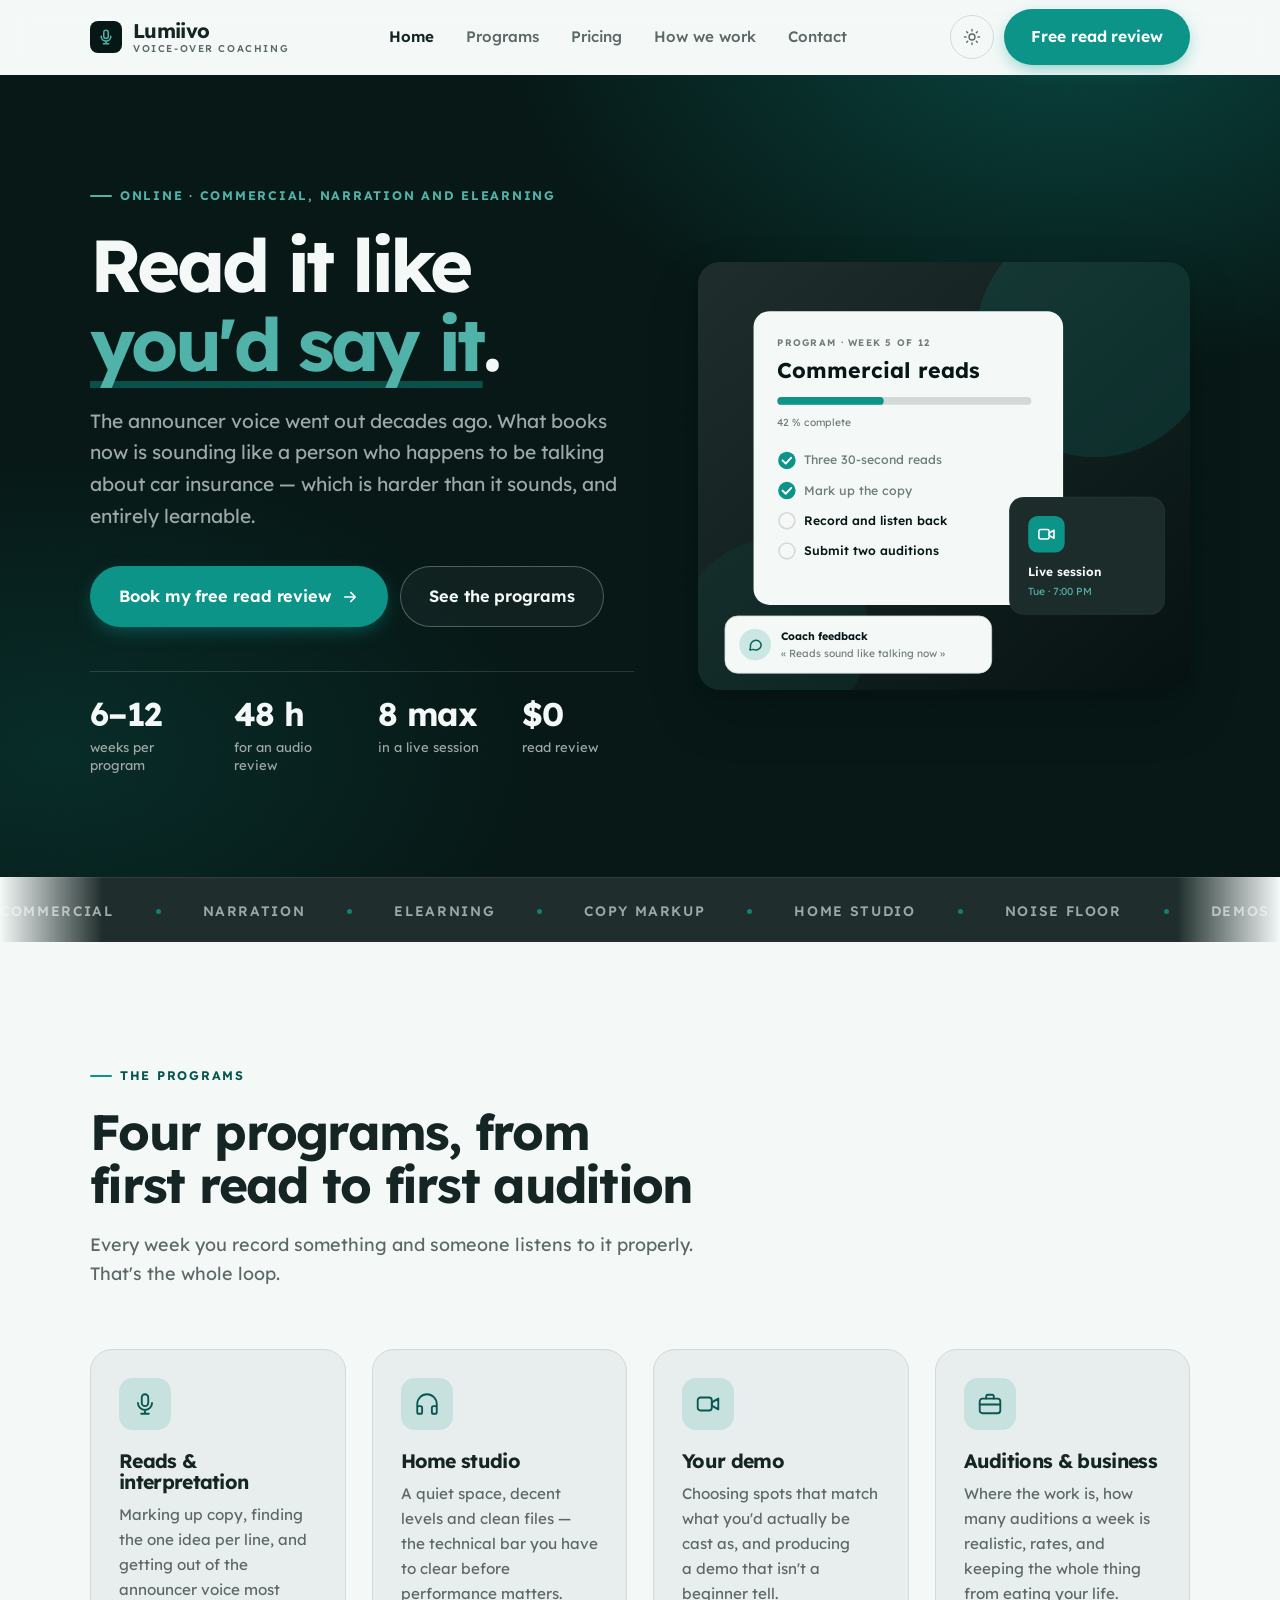
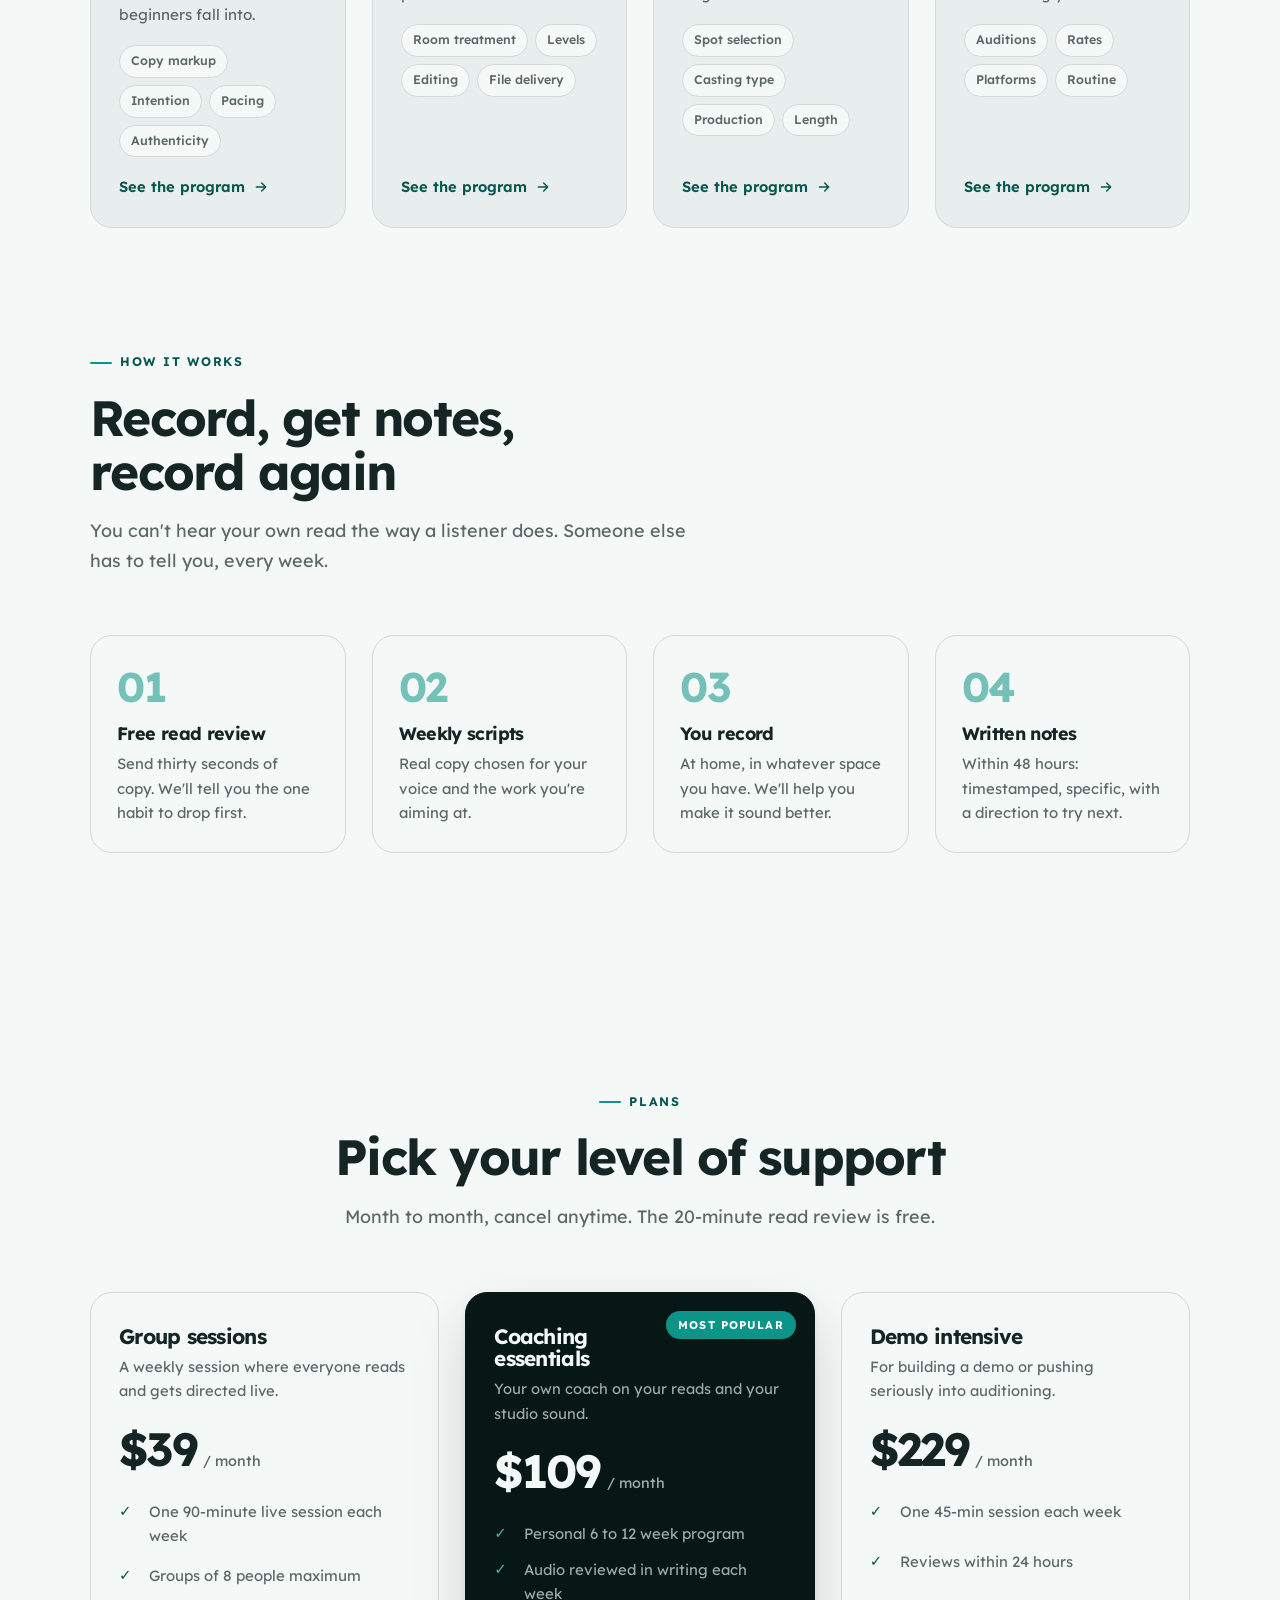
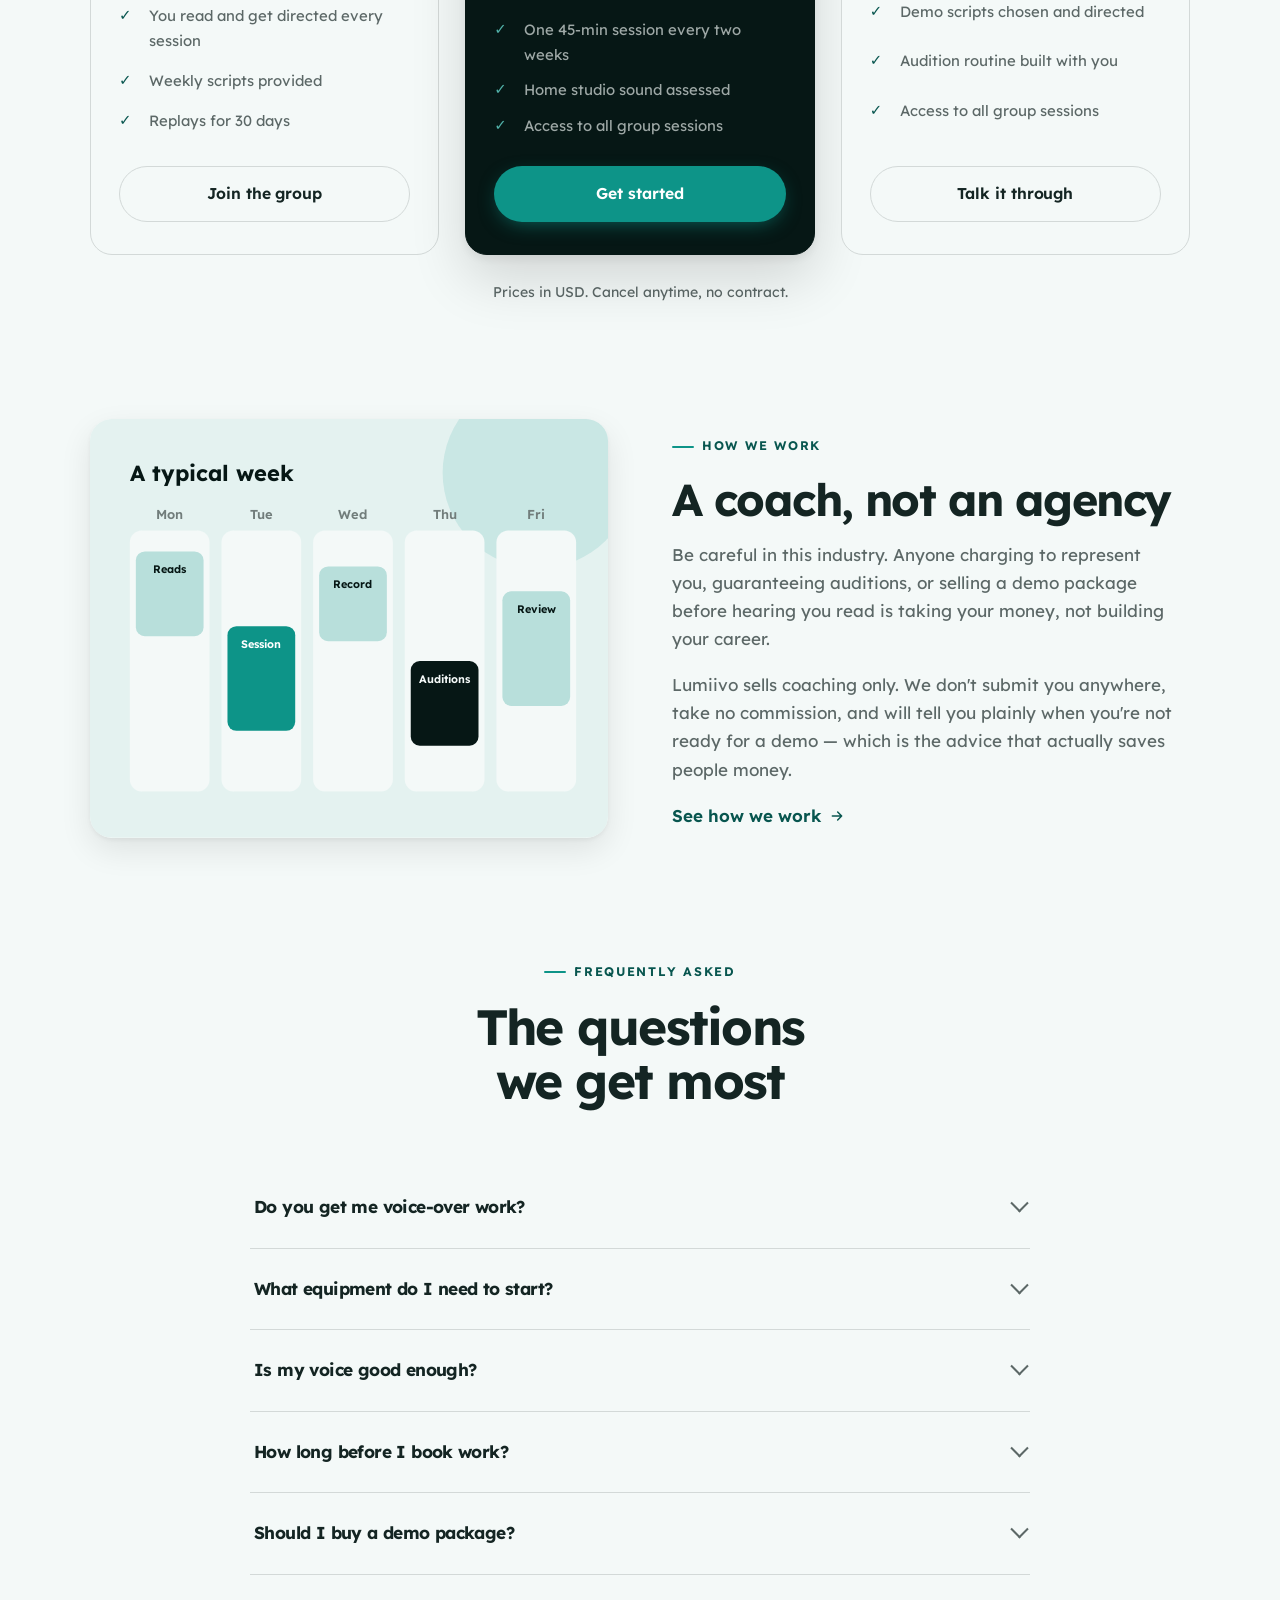
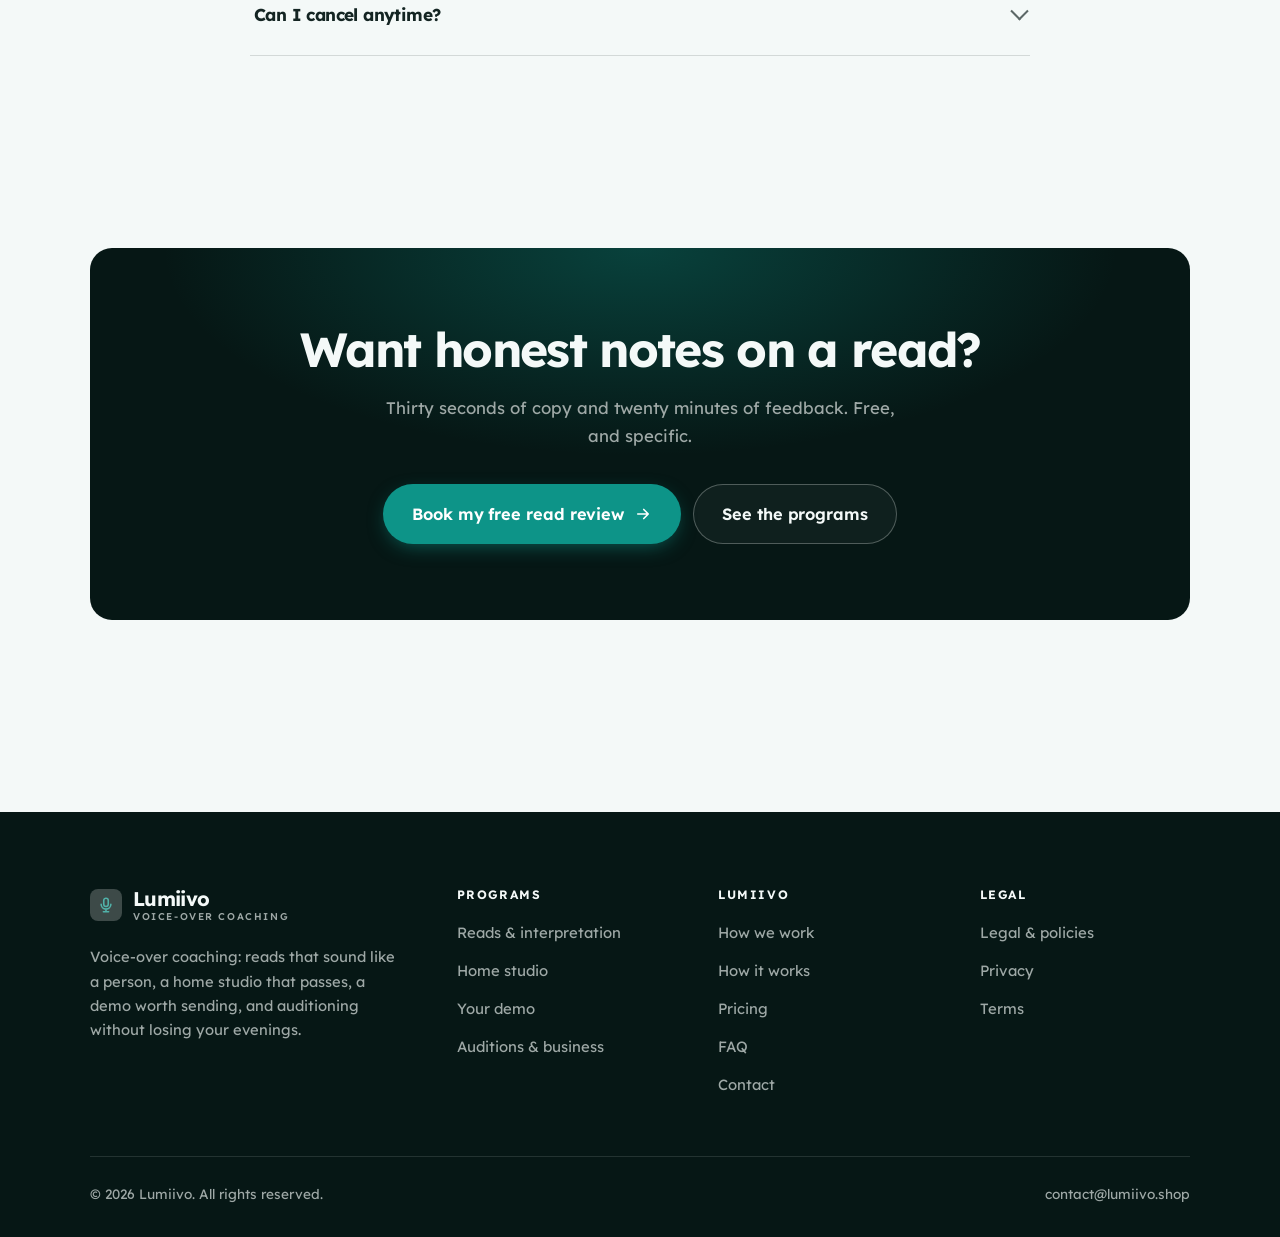
<file: index.html>
<!DOCTYPE html>
<html lang="en" class="no-js">
<head>
<meta charset="utf-8">
<meta name="viewport" content="width=device-width, initial-scale=1">
<title>Lumiivo — Voice-over coaching: reads that sound like a person</title>
<meta name="description" content="Online voice-over coaching: commercial and narration reads, a home studio that passes, a demo worth sending, and a realistic audition routine. Free read review.">
<link rel="canonical" href="https://lumiivo.shop/">

<meta property="og:type" content="website">
<meta property="og:url" content="https://lumiivo.shop/">
<meta property="og:site_name" content="Lumiivo">
<meta property="og:locale" content="en_US">
<meta property="og:title" content="Lumiivo — Voice-over coaching: reads that sound like a person">
<meta property="og:description" content="Online voice-over coaching: commercial and narration reads, a home studio that passes, a demo worth sending, and a realistic audition routine. Free read review.">
<meta name="theme-color" content="#061715">

<link rel="icon" href="assets/img/favicon.svg" type="image/svg+xml">
<link rel="preconnect" href="https://fonts.googleapis.com">
<link rel="preconnect" href="https://fonts.gstatic.com" crossorigin>
<link rel="stylesheet" href="https://fonts.googleapis.com/css2?family=Lexend:wght@400..800&display=swap">
<link rel="stylesheet" href="assets/css/style.css">

<!-- Thème appliqué avant le premier rendu (évite le flash) -->
<script>
document.documentElement.classList.remove('no-js');
(function(){try{var t=localStorage.getItem('site-theme');if(t){document.documentElement.setAttribute('data-theme',t);}}catch(e){}})();
</script>
<script type="application/ld+json">
{
  "@context": "https://schema.org",
  "@type": "Organization",
  "name": "Lumiivo",
  "url": "https://lumiivo.shop/",
  "email": "contact@lumiivo.shop",
  "description": "Online voice-over coaching: commercial and narration reads, a home studio that passes, a demo worth sending, and a realistic audition routine. Free read review.",
  "areaServed": "US",
  "knowsLanguage": "en"
}
</script>
</head>

<body>
<a class="skip-link" href="#main">Skip to main content</a>

<header class="site-header">
  <nav class="wrap nav" aria-label="Main navigation">
    <a class="brand" href="index.html">
      <svg class="brand__mark" viewBox="0 0 64 64" aria-hidden="true">
        <rect class="bm-bg" width="64" height="64" rx="16"/>
        <g class="bm-ic" transform="translate(14 14) scale(1.5)" fill="none" stroke-width="2.1" stroke-linecap="round" stroke-linejoin="round"><rect x="9" y="3" width="6" height="11" rx="3"/><path d="M5.5 11a6.5 6.5 0 0 0 13 0M12 17.5V21M8.5 21h7"/></g>
      </svg>
      <span>Lumiivo<span class="brand__sub">Voice-over coaching</span></span>
    </a>

    <ul class="nav__links" id="nav-links">
      <li><a href="index.html" aria-current="page">Home</a></li>
      <li><a href="programs.html">Programs</a></li>
      <li><a href="index.html#pricing">Pricing</a></li>
      <li><a href="about.html">How we work</a></li>
      <li><a href="contact.html">Contact</a></li>
      <li><a class="btn btn--primary" href="contact.html">Free read review</a></li>
    </ul>

    <div class="nav__cta">
      <button class="theme-toggle" type="button" aria-label="Switch to dark theme">
        <svg class="icon-sun" viewBox="0 0 24 24" fill="none" stroke="currentColor" stroke-width="1.8" stroke-linecap="round" aria-hidden="true"><circle cx="12" cy="12" r="4"/><path d="M12 2v2m0 16v2M2 12h2m16 0h2M4.9 4.9l1.4 1.4m11.4 11.4 1.4 1.4M19.1 4.9l-1.4 1.4M6.3 17.7l-1.4 1.4"/></svg>
        <svg class="icon-moon" viewBox="0 0 24 24" fill="none" stroke="currentColor" stroke-width="1.8" stroke-linecap="round" stroke-linejoin="round" aria-hidden="true"><path d="M21 12.8A9 9 0 1 1 11.2 3a7 7 0 0 0 9.8 9.8z"/></svg>
      </button>
      <a class="btn btn--primary" href="contact.html">Free read review</a>
      <button class="nav__toggle" type="button" aria-expanded="false" aria-controls="nav-links" aria-label="Open menu">
        <svg class="icon-open" viewBox="0 0 24 24" fill="none" stroke="currentColor" stroke-width="2" stroke-linecap="round" aria-hidden="true"><path d="M3 6h18M3 12h18M3 18h18"/></svg>
        <svg class="icon-close" viewBox="0 0 24 24" fill="none" stroke="currentColor" stroke-width="2" stroke-linecap="round" aria-hidden="true"><path d="M6 6l12 12M18 6L6 18"/></svg>
      </button>
    </div>
  </nav>
</header>

<main id="main">

<section class="hero">
  <div class="wrap hero__inner">
    <div>
      <span class="eyebrow hero__eyebrow">Online · Commercial, narration and eLearning</span>
      <h1>Read it like<br> <em>you'd say it</em>.</h1>
      <p class="hero__lede">The announcer voice went out decades ago. What books now is sounding like a person who happens to be talking about car insurance — which is harder than it sounds, and entirely learnable.</p>

      <div class="hero__actions">
        <a class="btn btn--primary btn--lg" href="contact.html">Book my free read review <svg viewBox="0 0 24 24" fill="none" stroke="currentColor" stroke-width="2.2" stroke-linecap="round" stroke-linejoin="round" aria-hidden="true"><path d="M5 12h14M13 6l6 6-6 6"/></svg></a>
        <a class="btn btn--on-dark btn--lg" href="programs.html">See the programs</a>
      </div>

      <ul class="hero__proof">
        <li><span class="stat__num">6–12</span><span class="stat__label">weeks per program</span></li>
        <li><span class="stat__num">48 h</span><span class="stat__label">for an audio review</span></li>
        <li><span class="stat__num">8 max</span><span class="stat__label">in a live session</span></li>
        <li><span class="stat__num">$0</span><span class="stat__label">read review</span></li>
      </ul>
    </div>

    <div class="hero__art">
      <svg viewBox="0 0 620 540" role="img" aria-label="A voice-over program in week 5 of 12, showing this week's work, the next live session and coach feedback.">
        <defs>
          <linearGradient id="hbg" x1="0" y1="0" x2="1" y2="1">
            <stop offset="0" stop-color="#1f2e2c"/><stop offset="1" stop-color="#051211"/>
          </linearGradient>
        </defs>
        <rect width="620" height="540" rx="22" fill="url(#hbg)"/>
        <circle cx="500" cy="96" r="150" fill="#0d9488" opacity=".16"/>
        <circle cx="96" cy="470" r="120" fill="#0d9488" opacity=".08"/>

        <g style="font-family: var(--font-body)">
          <!-- Carte programme -->
          <rect x="70" y="62" width="390" height="370" rx="20" fill="#f4f9f8"/>
          <text x="100" y="106" font-size="12" font-weight="650" letter-spacing="1.6" fill="#717d7b">PROGRAM · WEEK 5 OF 12</text>
          <text x="100" y="146" font-size="27" font-weight="700" fill="#061715" style="font-family: var(--font-display)">Commercial reads</text>
          <rect x="100" y="170" width="320" height="10" rx="5" fill="#d3d9d8"/>
          <rect x="100" y="170" width="134" height="10" rx="5" fill="#0d9488"/>
          <text x="100" y="206" font-size="13" fill="#717d7b">42 % complete</text>
          <circle cx="112" cy="250" r="11" fill="#0d9488"/><path d="M106.5 250l4 4 7-7.5" fill="none" stroke="#ffffff" stroke-width="2.4" stroke-linecap="round" stroke-linejoin="round"/><text x="134" y="255" font-size="15.5" fill="#717d7b" font-weight="450">Three 30-second reads</text>
          <circle cx="112" cy="288" r="11" fill="#0d9488"/><path d="M106.5 288l4 4 7-7.5" fill="none" stroke="#ffffff" stroke-width="2.4" stroke-linecap="round" stroke-linejoin="round"/><text x="134" y="293" font-size="15.5" fill="#717d7b" font-weight="450">Mark up the copy</text>
          <circle cx="112" cy="326" r="10" fill="none" stroke="#d3d9d8" stroke-width="2"/><text x="134" y="331" font-size="15.5" fill="#061715" font-weight="560">Record and listen back</text>
          <circle cx="112" cy="364" r="10" fill="none" stroke="#d3d9d8" stroke-width="2"/><text x="134" y="369" font-size="15.5" fill="#061715" font-weight="560">Submit two auditions</text>

          <!-- Carte séance -->
          <rect x="392" y="296" width="196" height="148" rx="18" fill="#1c2c2a" stroke="#ffffff" stroke-opacity=".08"/>
          <rect x="416" y="320" width="46" height="46" rx="12" fill="#0d9488"/>
          <g transform="translate(427 331)" fill="none" stroke="#ffffff" color="#ffffff" stroke-width="2" stroke-linecap="round" stroke-linejoin="round"><rect x="2.5" y="6" width="13" height="12" rx="2.5"/><path d="M15.5 10.5 21.5 7v10l-6-3.5z"/></g>
          <text x="416" y="396" font-size="15" font-weight="650" fill="#f4f9f8">Live session</text>
          <text x="416" y="420" font-size="13" fill="#51b2a9">Tue · 7:00 PM</text>

          <!-- Retour du coach -->
          <rect x="34" y="446" width="336" height="72" rx="16" fill="#f4f9f8" stroke="#d3d9d8"/>
          <circle cx="72" cy="482" r="20" fill="#cae7e4"/>
          <g transform="translate(62 472) scale(.84)" fill="none" stroke="#086058" stroke-width="2.2" stroke-linecap="round" stroke-linejoin="round"><path d="M21 12a8 8 0 0 1-11.6 7.1L4 20l1-4.6A8 8 0 1 1 21 12z"/></g>
          <text x="104" y="476" font-size="13.5" font-weight="700" fill="#061715">Coach feedback</text>
          <text x="104" y="498" font-size="13" fill="#717d7b">« Reads sound like talking now »</text>
        </g>
      </svg>
    </div>
  </div>
</section>

<div class="marquee" aria-hidden="true">
  <div class="marquee__track"><span>Commercial</span><span>Narration</span><span>eLearning</span><span>Copy markup</span><span>Home studio</span><span>Noise floor</span><span>Demos</span><span>Auditions</span><span>Booth tone</span><span>Self-direction</span><span>Commercial</span><span>Narration</span><span>eLearning</span><span>Copy markup</span><span>Home studio</span><span>Noise floor</span><span>Demos</span><span>Auditions</span><span>Booth tone</span><span>Self-direction</span></div>
</div>

<section class="section wrap" id="programs">
  <div class="section-head reveal">
    <span class="eyebrow">The programs</span>
    <h2>Four programs, from first read to first audition</h2>
    <p>Every week you record something and someone listens to it properly. That's the whole loop.</p>
  </div>
  <div class="grid grid--4 reveal-group">
    <a class="card" href="programs.html#reads">
      <div class="card__icon"><svg viewBox="0 0 24 24" fill="none" stroke="currentColor" stroke-width="1.7" stroke-linecap="round" stroke-linejoin="round" aria-hidden="true"><rect x="9" y="3" width="6" height="11" rx="3"/><path d="M5.5 11a6.5 6.5 0 0 0 13 0M12 17.5V21M8.5 21h7"/></svg></div>
      <h3>Reads &amp; interpretation</h3>
      <p>Marking up copy, finding the one idea per line, and getting out of the announcer voice most beginners fall into.</p>
      <ul class="tags"><li>Copy markup</li><li>Intention</li><li>Pacing</li><li>Authenticity</li></ul>
      <span class="arrow-link">See the program <svg viewBox="0 0 24 24" fill="none" stroke="currentColor" stroke-width="2.2" stroke-linecap="round" stroke-linejoin="round" aria-hidden="true"><path d="M5 12h14M13 6l6 6-6 6"/></svg></span>
    </a>
    <a class="card" href="programs.html#studio">
      <div class="card__icon"><svg viewBox="0 0 24 24" fill="none" stroke="currentColor" stroke-width="1.7" stroke-linecap="round" stroke-linejoin="round" aria-hidden="true"><path d="M3 14v-2a9 9 0 0 1 18 0v2"/><rect x="3" y="14" width="4.5" height="7" rx="1.5"/><rect x="16.5" y="14" width="4.5" height="7" rx="1.5"/></svg></div>
      <h3>Home studio</h3>
      <p>A quiet space, decent levels and clean files — the technical bar you have to clear before performance matters.</p>
      <ul class="tags"><li>Room treatment</li><li>Levels</li><li>Editing</li><li>File delivery</li></ul>
      <span class="arrow-link">See the program <svg viewBox="0 0 24 24" fill="none" stroke="currentColor" stroke-width="2.2" stroke-linecap="round" stroke-linejoin="round" aria-hidden="true"><path d="M5 12h14M13 6l6 6-6 6"/></svg></span>
    </a>
    <a class="card" href="programs.html#demo">
      <div class="card__icon"><svg viewBox="0 0 24 24" fill="none" stroke="currentColor" stroke-width="1.7" stroke-linecap="round" stroke-linejoin="round" aria-hidden="true"><rect x="2.5" y="6" width="13" height="12" rx="2.5"/><path d="M15.5 10.5 21.5 7v10l-6-3.5z"/></svg></div>
      <h3>Your demo</h3>
      <p>Choosing spots that match what you'd actually be cast as, and producing a demo that isn't a beginner tell.</p>
      <ul class="tags"><li>Spot selection</li><li>Casting type</li><li>Production</li><li>Length</li></ul>
      <span class="arrow-link">See the program <svg viewBox="0 0 24 24" fill="none" stroke="currentColor" stroke-width="2.2" stroke-linecap="round" stroke-linejoin="round" aria-hidden="true"><path d="M5 12h14M13 6l6 6-6 6"/></svg></span>
    </a>
    <a class="card" href="programs.html#business">
      <div class="card__icon"><svg viewBox="0 0 24 24" fill="none" stroke="currentColor" stroke-width="1.7" stroke-linecap="round" stroke-linejoin="round" aria-hidden="true"><rect x="2.5" y="7" width="19" height="13.5" rx="2.5"/><path d="M8.5 7V5a1.5 1.5 0 0 1 1.5-1.5h4A1.5 1.5 0 0 1 15.5 5v2M2.5 12.5h19"/></svg></div>
      <h3>Auditions &amp; business</h3>
      <p>Where the work is, how many auditions a week is realistic, rates, and keeping the whole thing from eating your life.</p>
      <ul class="tags"><li>Auditions</li><li>Rates</li><li>Platforms</li><li>Routine</li></ul>
      <span class="arrow-link">See the program <svg viewBox="0 0 24 24" fill="none" stroke="currentColor" stroke-width="2.2" stroke-linecap="round" stroke-linejoin="round" aria-hidden="true"><path d="M5 12h14M13 6l6 6-6 6"/></svg></span>
    </a>
  </div>
</section>

<section class="section section--flush wrap" id="how-it-works">
  <div class="section-head reveal">
    <span class="eyebrow">How it works</span>
    <h2>Record, get notes, record again</h2>
    <p>You can't hear your own read the way a listener does. Someone else has to tell you, every week.</p>
  </div>
  <div class="grid grid--4 steps reveal-group">
    <article class="step">
      <h3>Free read review</h3>
      <p>Send thirty seconds of copy. We'll tell you the one habit to drop first.</p>
    </article>
    <article class="step">
      <h3>Weekly scripts</h3>
      <p>Real copy chosen for your voice and the work you're aiming at.</p>
    </article>
    <article class="step">
      <h3>You record</h3>
      <p>At home, in whatever space you have. We'll help you make it sound better.</p>
    </article>
    <article class="step">
      <h3>Written notes</h3>
      <p>Within 48 hours: timestamped, specific, with a direction to try next.</p>
    </article>
  </div>
</section>

<section class="section wrap" id="pricing">
  <div class="section-head section-head--center reveal">
    <span class="eyebrow">Plans</span>
    <h2>Pick your level of support</h2>
    <p>Month to month, cancel anytime. The 20-minute read review is free.</p>
  </div>
  <div class="grid grid--3 plans reveal-group">
    <article class="plan">
      
      <h3>Group sessions</h3>
      <p class="plan__desc">A weekly session where everyone reads and gets directed live.</p>
      <p class="plan__price">$39<span class="plan__period">/ month</span></p>
      <ul class="plan__features">
        <li>One 90-minute live session each week</li>
        <li>Groups of 8 people maximum</li>
        <li>You read and get directed every session</li>
        <li>Weekly scripts provided</li>
        <li>Replays for 30 days</li>
      </ul>
      <a class="btn btn--ghost btn--block" href="contact.html">Join the group</a>
    </article>
    <article class="plan plan--featured">
      <span class="plan__tag">Most popular</span>
      <h3>Coaching essentials</h3>
      <p class="plan__desc">Your own coach on your reads and your studio sound.</p>
      <p class="plan__price">$109<span class="plan__period">/ month</span></p>
      <ul class="plan__features">
        <li>Personal 6 to 12 week program</li>
        <li>Audio reviewed in writing each week</li>
        <li>One 45-min session every two weeks</li>
        <li>Home studio sound assessed</li>
        <li>Access to all group sessions</li>
      </ul>
      <a class="btn btn--primary btn--block" href="contact.html">Get started</a>
    </article>
    <article class="plan">
      
      <h3>Demo intensive</h3>
      <p class="plan__desc">For building a demo or pushing seriously into auditioning.</p>
      <p class="plan__price">$229<span class="plan__period">/ month</span></p>
      <ul class="plan__features">
        <li>One 45-min session each week</li>
        <li>Reviews within 24 hours</li>
        <li>Demo scripts chosen and directed</li>
        <li>Audition routine built with you</li>
        <li>Access to all group sessions</li>
      </ul>
      <a class="btn btn--ghost btn--block" href="contact.html">Talk it through</a>
    </article>
  </div>
  <p class="plans-note">Prices in USD. Cancel anytime, no contract.</p>
</section>

<section class="section section--flush wrap">
  <div class="split reveal">
    <div class="split__art">
      <svg viewBox="0 0 520 420" role="img" aria-label="Example of a typical week: Reads, Session, Record, Auditions, Review.">
        <rect width="520" height="420" rx="20" fill="#e4f2f0"/>
        <circle cx="450" cy="54" r="96" fill="#0d9488" opacity=".12"/>
        <g style="font-family: var(--font-body)">
        <text x="40" y="62" font-size="22" font-weight="700" fill="#061715" style="font-family: var(--font-display)">A typical week</text>
        <text x="80" y="100" text-anchor="middle" font-size="13" font-weight="600" fill="#717d7b">Mon</text>
        <rect x="40" y="112" width="80" height="262" rx="12" fill="#f4f9f8"/>
        <rect x="46" y="133" width="68" height="85" rx="9" fill="#b8dfdb"/>
        <text x="80" y="155" text-anchor="middle" font-size="11" font-weight="650" fill="#061715">Reads</text>
        <text x="172" y="100" text-anchor="middle" font-size="13" font-weight="600" fill="#717d7b">Tue</text>
        <rect x="132" y="112" width="80" height="262" rx="12" fill="#f4f9f8"/>
        <rect x="138" y="208" width="68" height="105" rx="9" fill="#0d9488"/>
        <text x="172" y="230" text-anchor="middle" font-size="11" font-weight="650" fill="#ffffff">Session</text>
        <text x="264" y="100" text-anchor="middle" font-size="13" font-weight="600" fill="#717d7b">Wed</text>
        <rect x="224" y="112" width="80" height="262" rx="12" fill="#f4f9f8"/>
        <rect x="230" y="148" width="68" height="75" rx="9" fill="#b8dfdb"/>
        <text x="264" y="170" text-anchor="middle" font-size="11" font-weight="650" fill="#061715">Record</text>
        <text x="356" y="100" text-anchor="middle" font-size="13" font-weight="600" fill="#717d7b">Thu</text>
        <rect x="316" y="112" width="80" height="262" rx="12" fill="#f4f9f8"/>
        <rect x="322" y="243" width="68" height="85" rx="9" fill="#061715"/>
        <text x="356" y="265" text-anchor="middle" font-size="11" font-weight="650" fill="#f4f9f8">Auditions</text>
        <text x="448" y="100" text-anchor="middle" font-size="13" font-weight="600" fill="#717d7b">Fri</text>
        <rect x="408" y="112" width="80" height="262" rx="12" fill="#f4f9f8"/>
        <rect x="414" y="173" width="68" height="115" rx="9" fill="#b8dfdb"/>
        <text x="448" y="195" text-anchor="middle" font-size="11" font-weight="650" fill="#061715">Review</text>
        </g>
      </svg>
    </div>
    <div>
      <span class="eyebrow">How we work</span>
      <h2>A coach, not an agency</h2>
      <p>Be careful in this industry. Anyone charging to represent you, guaranteeing auditions, or selling a demo package before hearing you read is taking your money, not building your career.</p>
      <p>Lumiivo sells coaching only. We don't submit you anywhere, take no commission, and will tell you plainly when you're not ready for a demo — which is the advice that actually saves people money.</p>
      <p><a class="arrow-link" href="about.html">See how we work <svg viewBox="0 0 24 24" fill="none" stroke="currentColor" stroke-width="2.2" stroke-linecap="round" stroke-linejoin="round" aria-hidden="true"><path d="M5 12h14M13 6l6 6-6 6"/></svg></a></p>
    </div>
  </div>
</section>

<section class="section section--flush wrap" id="faq">
  <div class="section-head section-head--center reveal">
    <span class="eyebrow">Frequently asked</span>
    <h2>The questions we get most</h2>
  </div>
  <div class="faq reveal">
    <details>
      <summary>Do you get me voice-over work?</summary>
      <p>No. We are not an agency or casting service, we submit you nowhere, and we take no commission. We coach the performance and the setup.</p>
    </details>
    <details>
      <summary>What equipment do I need to start?</summary>
      <p>A USB microphone in the $100–200 range and a quiet space. Don't buy more until your reads justify it — we'll tell you when.</p>
    </details>
    <details>
      <summary>Is my voice good enough?</summary>
      <p>Almost certainly a wrong question. Casting hires for authenticity and direction-taking far more often than for a 'nice voice'.</p>
    </details>
    <details>
      <summary>How long before I book work?</summary>
      <p>Usually years rather than months, with consistent auditioning. Anyone quoting a faster timeline is selling something.</p>
    </details>
    <details>
      <summary>Should I buy a demo package?</summary>
      <p>Not before you can consistently deliver good reads. A demo made too early actively hurts you, and we'll say so if that's where you are.</p>
    </details>
    <details>
      <summary>Can I cancel anytime?</summary>
      <p>Yes. No contract, no minimum term. Access stays open until the end of the month you already paid for.</p>
    </details>
  </div>
</section>

<section class="wrap section--tight">
  <div class="cta-band reveal">
    <h2>Want honest notes on a read?</h2>
    <p>Thirty seconds of copy and twenty minutes of feedback. Free, and specific.</p>
    <div class="hero__actions">
      <a class="btn btn--primary btn--lg" href="contact.html">Book my free read review <svg viewBox="0 0 24 24" fill="none" stroke="currentColor" stroke-width="2.2" stroke-linecap="round" stroke-linejoin="round" aria-hidden="true"><path d="M5 12h14M13 6l6 6-6 6"/></svg></a>
      <a class="btn btn--on-dark btn--lg" href="programs.html">See the programs</a>
    </div>
  </div>
</section>

</main>

<footer class="site-footer">
  <div class="wrap">
    <div class="footer__grid">
      <div class="footer__brand">
        <a class="brand" href="index.html">
          <svg class="brand__mark" viewBox="0 0 64 64" aria-hidden="true">
        <rect class="bm-bg" width="64" height="64" rx="16"/>
        <g class="bm-ic" transform="translate(14 14) scale(1.5)" fill="none" stroke-width="2.1" stroke-linecap="round" stroke-linejoin="round"><rect x="9" y="3" width="6" height="11" rx="3"/><path d="M5.5 11a6.5 6.5 0 0 0 13 0M12 17.5V21M8.5 21h7"/></g>
      </svg>
          <span>Lumiivo<span class="brand__sub">Voice-over coaching</span></span>
        </a>
        <p>Voice-over coaching: reads that sound like a person, a home studio that passes, a demo worth sending, and auditioning without losing your evenings.</p>
      </div>

      <div class="footer__col">
        <h4>Programs</h4>
        <ul>
          <li><a href="programs.html#reads">Reads &amp; interpretation</a></li>
          <li><a href="programs.html#studio">Home studio</a></li>
          <li><a href="programs.html#demo">Your demo</a></li>
          <li><a href="programs.html#business">Auditions &amp; business</a></li>
        </ul>
      </div>

      <div class="footer__col">
        <h4>Lumiivo</h4>
        <ul>
          <li><a href="about.html">How we work</a></li>
          <li><a href="index.html#how-it-works">How it works</a></li>
          <li><a href="index.html#pricing">Pricing</a></li>
          <li><a href="index.html#faq">FAQ</a></li>
          <li><a href="contact.html">Contact</a></li>
        </ul>
      </div>

      <div class="footer__col">
        <h4>Legal</h4>
        <ul>
          <li><a href="legal.html">Legal &amp; policies</a></li>
          <li><a href="legal.html#privacy">Privacy</a></li>
          <li><a href="legal.html#terms">Terms</a></li>
        </ul>
      </div>
    </div>

    <div class="footer__bottom">
      <p>© <span data-year>2026</span> Lumiivo. All rights reserved.</p>
      <p><a href="mailto:contact@lumiivo.shop">contact@lumiivo.shop</a></p>
    </div>
  </div>
</footer>

<script src="assets/js/main.js" defer></script>
</body>
</html>
</file>
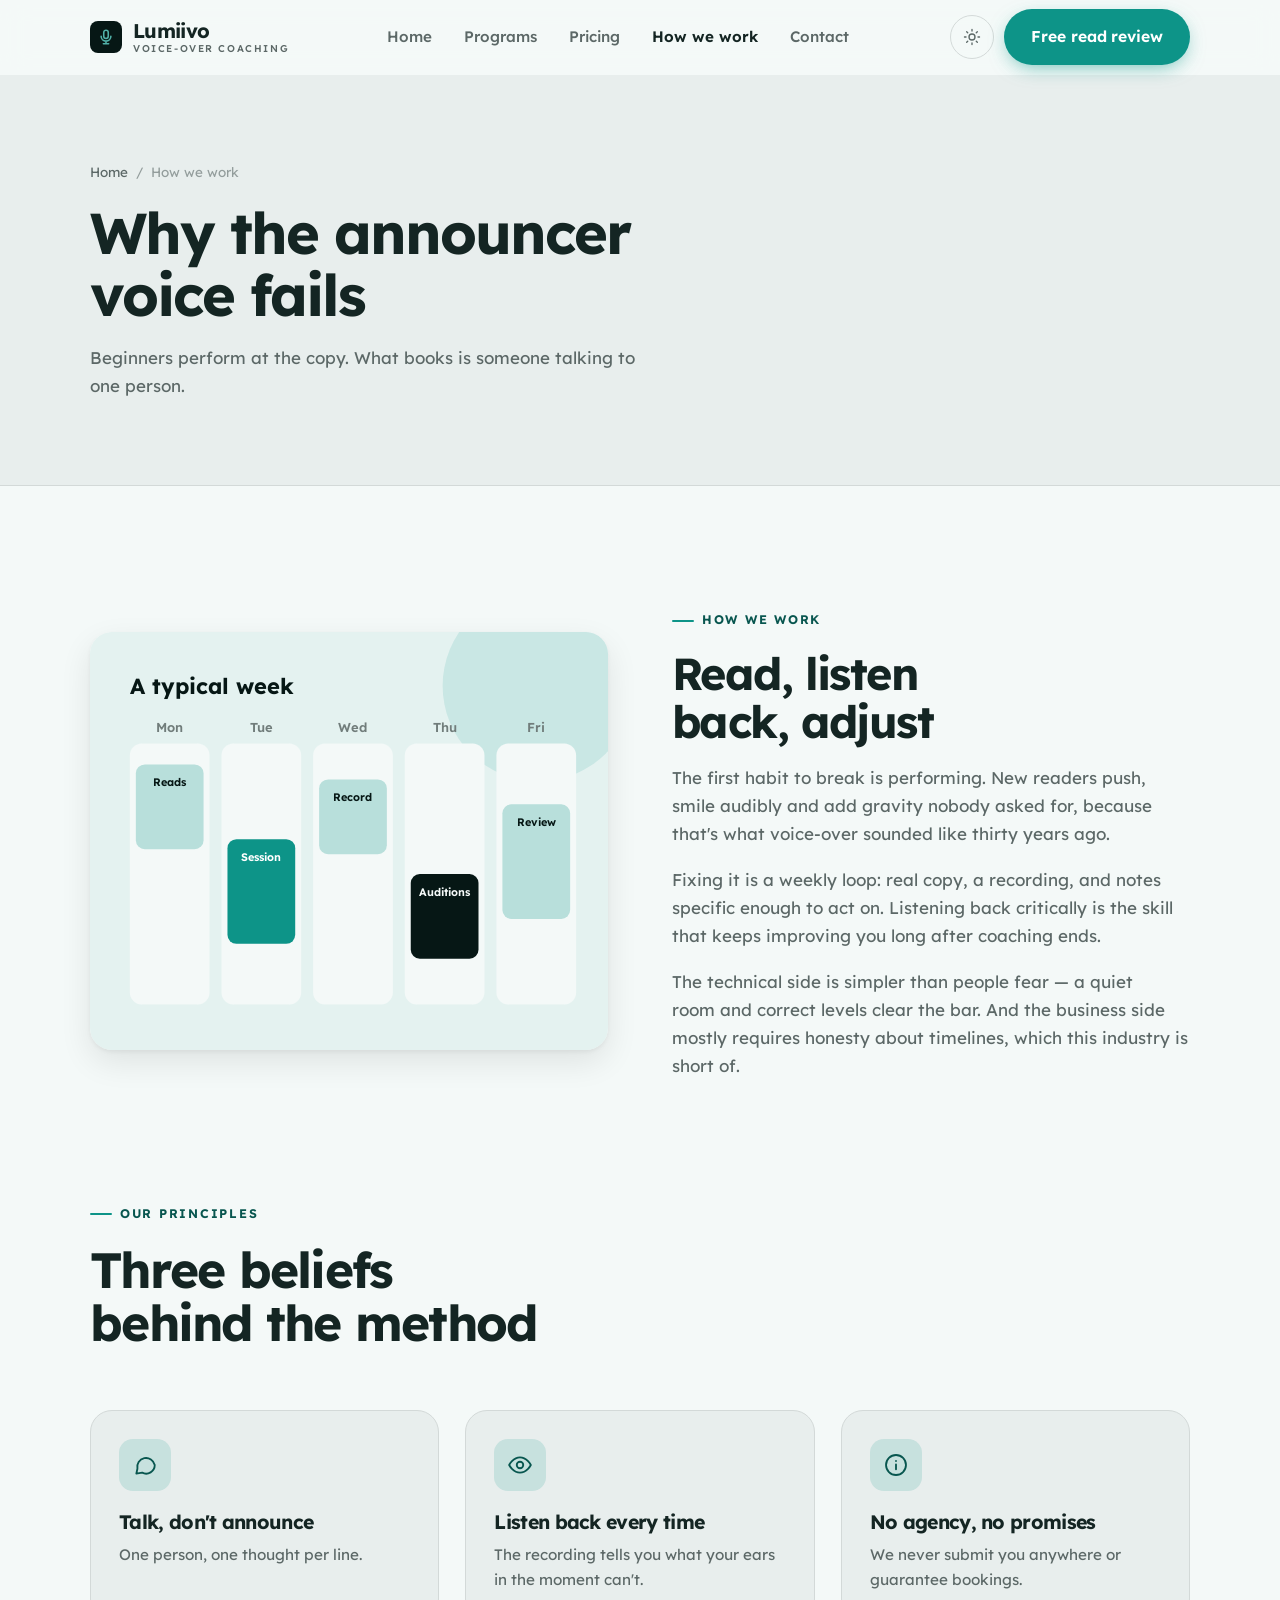
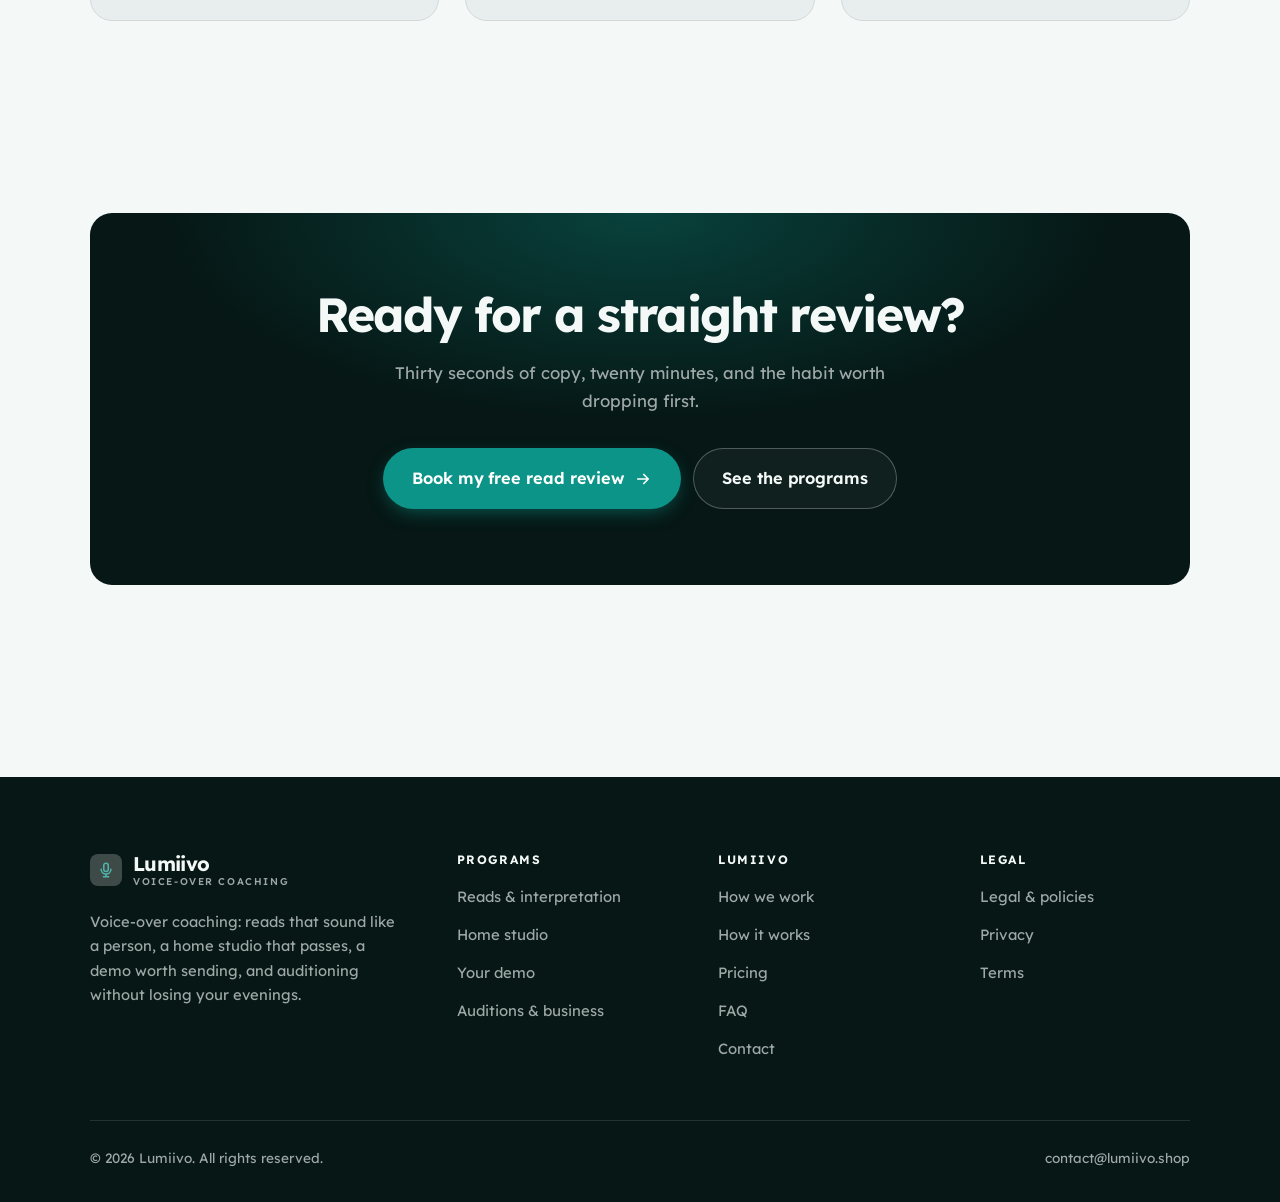
<file: about.html>
<!DOCTYPE html>
<html lang="en" class="no-js">
<head>
<meta charset="utf-8">
<meta name="viewport" content="width=device-width, initial-scale=1">
<title>How we work — Lumiivo</title>
<meta name="description" content="How voice-over coaching works, what to be wary of in the industry, and the principles behind Lumiivo.">
<link rel="canonical" href="https://lumiivo.shop/about.html">

<meta property="og:type" content="website">
<meta property="og:url" content="https://lumiivo.shop/about.html">
<meta property="og:site_name" content="Lumiivo">
<meta property="og:locale" content="en_US">
<meta property="og:title" content="How we work — Lumiivo">
<meta property="og:description" content="How voice-over coaching works, what to be wary of in the industry, and the principles behind Lumiivo.">
<meta name="theme-color" content="#061715">

<link rel="icon" href="assets/img/favicon.svg" type="image/svg+xml">
<link rel="preconnect" href="https://fonts.googleapis.com">
<link rel="preconnect" href="https://fonts.gstatic.com" crossorigin>
<link rel="stylesheet" href="https://fonts.googleapis.com/css2?family=Lexend:wght@400..800&display=swap">
<link rel="stylesheet" href="assets/css/style.css">

<!-- Thème appliqué avant le premier rendu (évite le flash) -->
<script>
document.documentElement.classList.remove('no-js');
(function(){try{var t=localStorage.getItem('site-theme');if(t){document.documentElement.setAttribute('data-theme',t);}}catch(e){}})();
</script>
</head>

<body>
<a class="skip-link" href="#main">Skip to main content</a>

<header class="site-header">
  <nav class="wrap nav" aria-label="Main navigation">
    <a class="brand" href="index.html">
      <svg class="brand__mark" viewBox="0 0 64 64" aria-hidden="true">
        <rect class="bm-bg" width="64" height="64" rx="16"/>
        <g class="bm-ic" transform="translate(14 14) scale(1.5)" fill="none" stroke-width="2.1" stroke-linecap="round" stroke-linejoin="round"><rect x="9" y="3" width="6" height="11" rx="3"/><path d="M5.5 11a6.5 6.5 0 0 0 13 0M12 17.5V21M8.5 21h7"/></g>
      </svg>
      <span>Lumiivo<span class="brand__sub">Voice-over coaching</span></span>
    </a>

    <ul class="nav__links" id="nav-links">
      <li><a href="index.html">Home</a></li>
      <li><a href="programs.html">Programs</a></li>
      <li><a href="index.html#pricing">Pricing</a></li>
      <li><a href="about.html" aria-current="page">How we work</a></li>
      <li><a href="contact.html">Contact</a></li>
      <li><a class="btn btn--primary" href="contact.html">Free read review</a></li>
    </ul>

    <div class="nav__cta">
      <button class="theme-toggle" type="button" aria-label="Switch to dark theme">
        <svg class="icon-sun" viewBox="0 0 24 24" fill="none" stroke="currentColor" stroke-width="1.8" stroke-linecap="round" aria-hidden="true"><circle cx="12" cy="12" r="4"/><path d="M12 2v2m0 16v2M2 12h2m16 0h2M4.9 4.9l1.4 1.4m11.4 11.4 1.4 1.4M19.1 4.9l-1.4 1.4M6.3 17.7l-1.4 1.4"/></svg>
        <svg class="icon-moon" viewBox="0 0 24 24" fill="none" stroke="currentColor" stroke-width="1.8" stroke-linecap="round" stroke-linejoin="round" aria-hidden="true"><path d="M21 12.8A9 9 0 1 1 11.2 3a7 7 0 0 0 9.8 9.8z"/></svg>
      </button>
      <a class="btn btn--primary" href="contact.html">Free read review</a>
      <button class="nav__toggle" type="button" aria-expanded="false" aria-controls="nav-links" aria-label="Open menu">
        <svg class="icon-open" viewBox="0 0 24 24" fill="none" stroke="currentColor" stroke-width="2" stroke-linecap="round" aria-hidden="true"><path d="M3 6h18M3 12h18M3 18h18"/></svg>
        <svg class="icon-close" viewBox="0 0 24 24" fill="none" stroke="currentColor" stroke-width="2" stroke-linecap="round" aria-hidden="true"><path d="M6 6l12 12M18 6L6 18"/></svg>
      </button>
    </div>
  </nav>
</header>

<main id="main">

<section class="page-head">
  <div class="wrap">
    <nav class="breadcrumb" aria-label="Breadcrumb">
      <a href="index.html">Home</a><span>/</span><span aria-current="page">How we work</span>
    </nav>
    <h1>Why the announcer voice fails</h1>
    <p>Beginners perform at the copy. What books is someone talking to one person.</p>
  </div>
</section>

<section class="section wrap">
  <div class="split reveal">
    <div class="split__art">
      <svg viewBox="0 0 520 420" role="img" aria-label="Example of a typical week: Reads, Session, Record, Auditions, Review.">
        <rect width="520" height="420" rx="20" fill="#e4f2f0"/>
        <circle cx="450" cy="54" r="96" fill="#0d9488" opacity=".12"/>
        <g style="font-family: var(--font-body)">
        <text x="40" y="62" font-size="22" font-weight="700" fill="#061715" style="font-family: var(--font-display)">A typical week</text>
        <text x="80" y="100" text-anchor="middle" font-size="13" font-weight="600" fill="#717d7b">Mon</text>
        <rect x="40" y="112" width="80" height="262" rx="12" fill="#f4f9f8"/>
        <rect x="46" y="133" width="68" height="85" rx="9" fill="#b8dfdb"/>
        <text x="80" y="155" text-anchor="middle" font-size="11" font-weight="650" fill="#061715">Reads</text>
        <text x="172" y="100" text-anchor="middle" font-size="13" font-weight="600" fill="#717d7b">Tue</text>
        <rect x="132" y="112" width="80" height="262" rx="12" fill="#f4f9f8"/>
        <rect x="138" y="208" width="68" height="105" rx="9" fill="#0d9488"/>
        <text x="172" y="230" text-anchor="middle" font-size="11" font-weight="650" fill="#ffffff">Session</text>
        <text x="264" y="100" text-anchor="middle" font-size="13" font-weight="600" fill="#717d7b">Wed</text>
        <rect x="224" y="112" width="80" height="262" rx="12" fill="#f4f9f8"/>
        <rect x="230" y="148" width="68" height="75" rx="9" fill="#b8dfdb"/>
        <text x="264" y="170" text-anchor="middle" font-size="11" font-weight="650" fill="#061715">Record</text>
        <text x="356" y="100" text-anchor="middle" font-size="13" font-weight="600" fill="#717d7b">Thu</text>
        <rect x="316" y="112" width="80" height="262" rx="12" fill="#f4f9f8"/>
        <rect x="322" y="243" width="68" height="85" rx="9" fill="#061715"/>
        <text x="356" y="265" text-anchor="middle" font-size="11" font-weight="650" fill="#f4f9f8">Auditions</text>
        <text x="448" y="100" text-anchor="middle" font-size="13" font-weight="600" fill="#717d7b">Fri</text>
        <rect x="408" y="112" width="80" height="262" rx="12" fill="#f4f9f8"/>
        <rect x="414" y="173" width="68" height="115" rx="9" fill="#b8dfdb"/>
        <text x="448" y="195" text-anchor="middle" font-size="11" font-weight="650" fill="#061715">Review</text>
        </g>
      </svg>
    </div>
    <div>
      <span class="eyebrow">How we work</span>
      <h2>Read, listen back, adjust</h2>
      <p>The first habit to break is performing. New readers push, smile audibly and add gravity nobody asked for, because that's what voice-over sounded like thirty years ago.</p>
      <p>Fixing it is a weekly loop: real copy, a recording, and notes specific enough to act on. Listening back critically is the skill that keeps improving you long after coaching ends.</p>
      <p>The technical side is simpler than people fear — a quiet room and correct levels clear the bar. And the business side mostly requires honesty about timelines, which this industry is short of.</p>
      <!--
        TO DO: add a short introduction of the coach (name, real background),
        with a photo if possible. Do not invent credentials — see README.md.
      -->
    </div>
  </div>
</section>

<section class="section section--flush wrap">
  <div class="section-head reveal">
    <span class="eyebrow">Our principles</span>
    <h2>Three beliefs behind the method</h2>
  </div>
  <div class="grid grid--3 reveal-group">
    <article class="card">
      <div class="card__icon"><svg viewBox="0 0 24 24" fill="none" stroke="currentColor" stroke-width="1.7" stroke-linecap="round" stroke-linejoin="round" aria-hidden="true"><path d="M21 12a8 8 0 0 1-11.6 7.1L4 20l1-4.6A8 8 0 1 1 21 12z"/></svg></div>
      <h3>Talk, don't announce</h3>
      <p>One person, one thought per line.</p>
    </article>
    <article class="card">
      <div class="card__icon"><svg viewBox="0 0 24 24" fill="none" stroke="currentColor" stroke-width="1.7" stroke-linecap="round" stroke-linejoin="round" aria-hidden="true"><path d="M2 12s3.6-7 10-7 10 7 10 7-3.6 7-10 7S2 12 2 12z"/><circle cx="12" cy="12" r="3"/></svg></div>
      <h3>Listen back every time</h3>
      <p>The recording tells you what your ears in the moment can't.</p>
    </article>
    <article class="card">
      <div class="card__icon"><svg viewBox="0 0 24 24" fill="none" stroke="currentColor" stroke-width="1.7" stroke-linecap="round" stroke-linejoin="round" aria-hidden="true"><circle cx="12" cy="12" r="9.2"/><path d="M12 16v-4.5M12 8.2v.1"/></svg></div>
      <h3>No agency, no promises</h3>
      <p>We never submit you anywhere or guarantee bookings.</p>
    </article>
  </div>
</section>

<section class="wrap section--tight">
  <div class="cta-band reveal">
    <h2>Ready for a straight review?</h2>
    <p>Thirty seconds of copy, twenty minutes, and the habit worth dropping first.</p>
    <div class="hero__actions">
      <a class="btn btn--primary btn--lg" href="contact.html">Book my free read review <svg viewBox="0 0 24 24" fill="none" stroke="currentColor" stroke-width="2.2" stroke-linecap="round" stroke-linejoin="round" aria-hidden="true"><path d="M5 12h14M13 6l6 6-6 6"/></svg></a>
      <a class="btn btn--on-dark btn--lg" href="programs.html">See the programs</a>
    </div>
  </div>
</section>

</main>

<footer class="site-footer">
  <div class="wrap">
    <div class="footer__grid">
      <div class="footer__brand">
        <a class="brand" href="index.html">
          <svg class="brand__mark" viewBox="0 0 64 64" aria-hidden="true">
        <rect class="bm-bg" width="64" height="64" rx="16"/>
        <g class="bm-ic" transform="translate(14 14) scale(1.5)" fill="none" stroke-width="2.1" stroke-linecap="round" stroke-linejoin="round"><rect x="9" y="3" width="6" height="11" rx="3"/><path d="M5.5 11a6.5 6.5 0 0 0 13 0M12 17.5V21M8.5 21h7"/></g>
      </svg>
          <span>Lumiivo<span class="brand__sub">Voice-over coaching</span></span>
        </a>
        <p>Voice-over coaching: reads that sound like a person, a home studio that passes, a demo worth sending, and auditioning without losing your evenings.</p>
      </div>

      <div class="footer__col">
        <h4>Programs</h4>
        <ul>
          <li><a href="programs.html#reads">Reads &amp; interpretation</a></li>
          <li><a href="programs.html#studio">Home studio</a></li>
          <li><a href="programs.html#demo">Your demo</a></li>
          <li><a href="programs.html#business">Auditions &amp; business</a></li>
        </ul>
      </div>

      <div class="footer__col">
        <h4>Lumiivo</h4>
        <ul>
          <li><a href="about.html">How we work</a></li>
          <li><a href="index.html#how-it-works">How it works</a></li>
          <li><a href="index.html#pricing">Pricing</a></li>
          <li><a href="index.html#faq">FAQ</a></li>
          <li><a href="contact.html">Contact</a></li>
        </ul>
      </div>

      <div class="footer__col">
        <h4>Legal</h4>
        <ul>
          <li><a href="legal.html">Legal &amp; policies</a></li>
          <li><a href="legal.html#privacy">Privacy</a></li>
          <li><a href="legal.html#terms">Terms</a></li>
        </ul>
      </div>
    </div>

    <div class="footer__bottom">
      <p>© <span data-year>2026</span> Lumiivo. All rights reserved.</p>
      <p><a href="mailto:contact@lumiivo.shop">contact@lumiivo.shop</a></p>
    </div>
  </div>
</footer>

<script src="assets/js/main.js" defer></script>
</body>
</html>
</file>
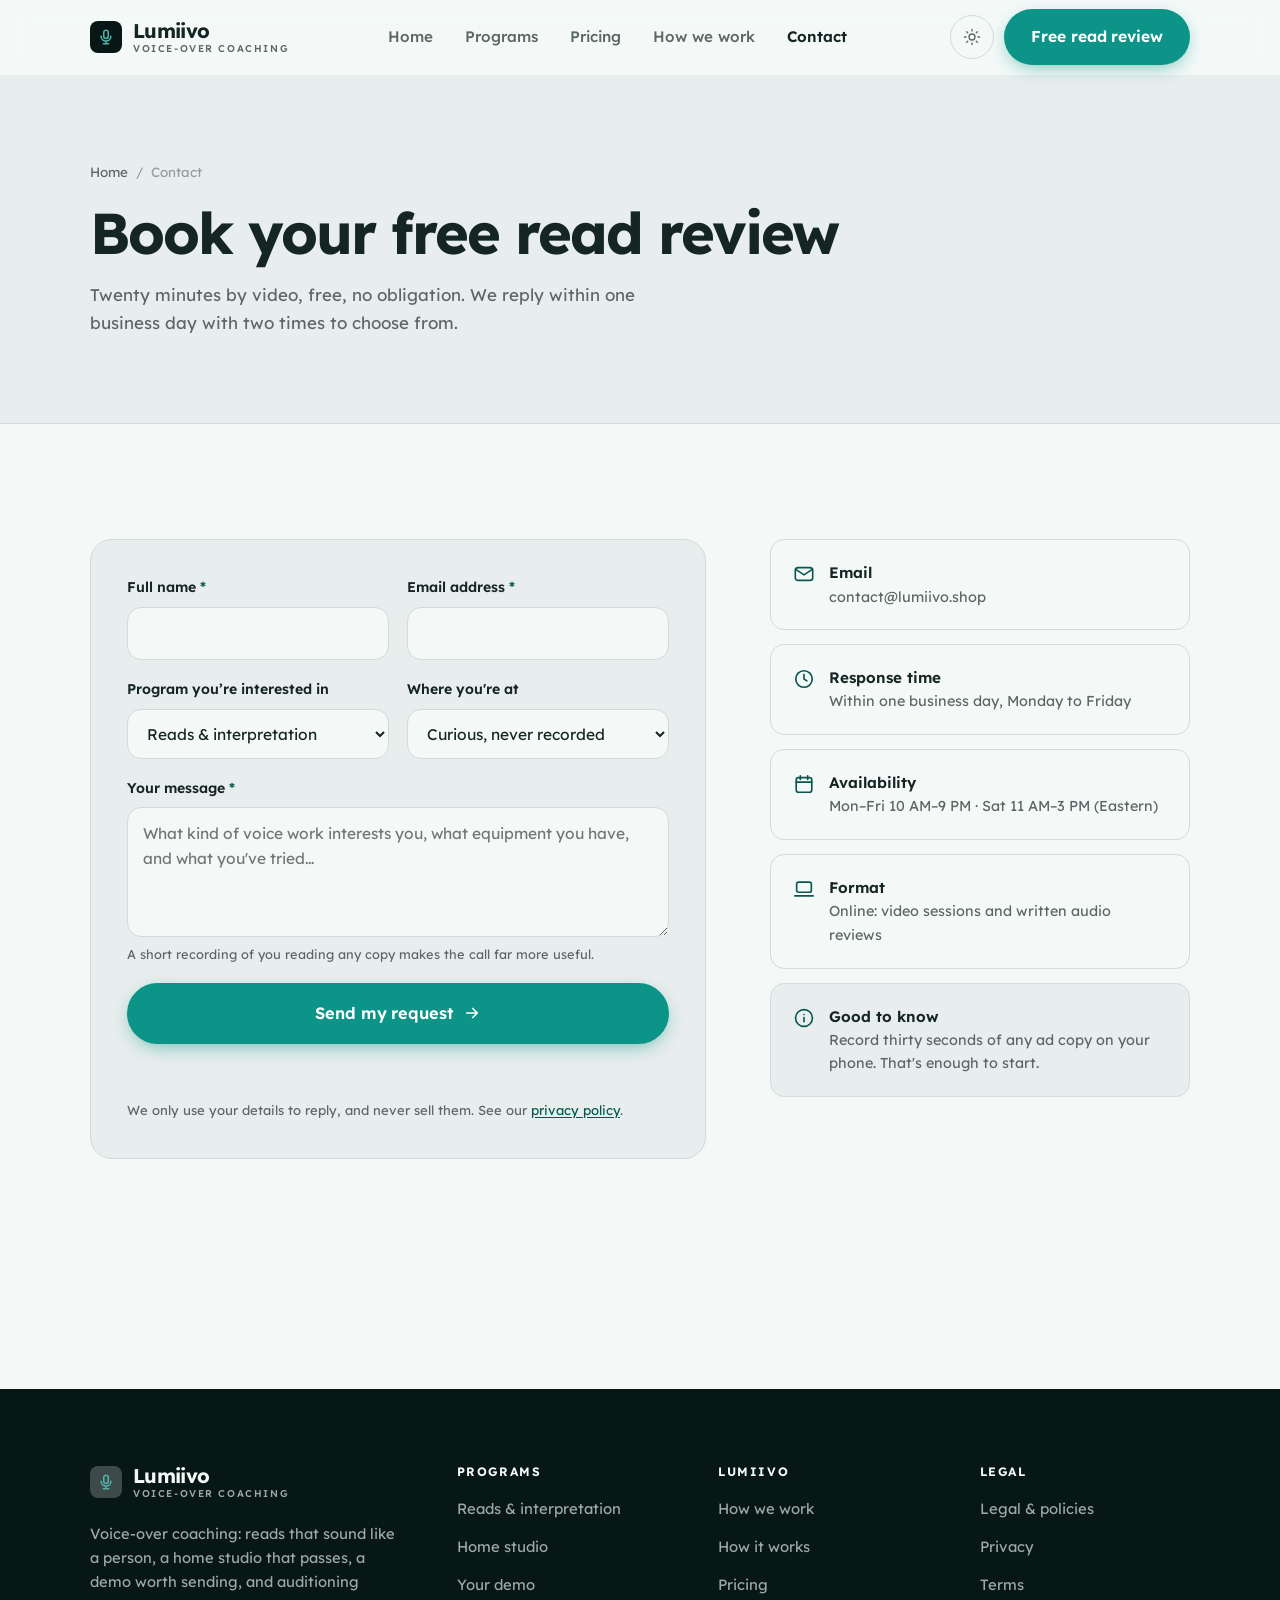
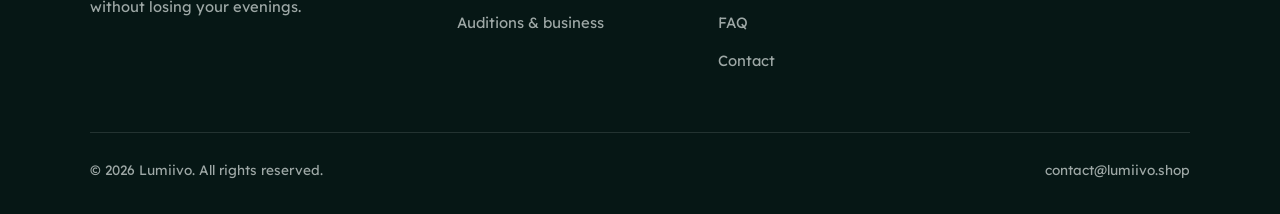
<file: contact.html>
<!DOCTYPE html>
<html lang="en" class="no-js">
<head>
<meta charset="utf-8">
<meta name="viewport" content="width=device-width, initial-scale=1">
<title>Contact — Lumiivo</title>
<meta name="description" content="Book your free 20-minute read review. We reply within one business day.">
<link rel="canonical" href="https://lumiivo.shop/contact.html">

<meta property="og:type" content="website">
<meta property="og:url" content="https://lumiivo.shop/contact.html">
<meta property="og:site_name" content="Lumiivo">
<meta property="og:locale" content="en_US">
<meta property="og:title" content="Contact — Lumiivo">
<meta property="og:description" content="Book your free 20-minute read review. We reply within one business day.">
<meta name="theme-color" content="#061715">

<link rel="icon" href="assets/img/favicon.svg" type="image/svg+xml">
<link rel="preconnect" href="https://fonts.googleapis.com">
<link rel="preconnect" href="https://fonts.gstatic.com" crossorigin>
<link rel="stylesheet" href="https://fonts.googleapis.com/css2?family=Lexend:wght@400..800&display=swap">
<link rel="stylesheet" href="assets/css/style.css">

<!-- Thème appliqué avant le premier rendu (évite le flash) -->
<script>
document.documentElement.classList.remove('no-js');
(function(){try{var t=localStorage.getItem('site-theme');if(t){document.documentElement.setAttribute('data-theme',t);}}catch(e){}})();
</script>
</head>

<body>
<a class="skip-link" href="#main">Skip to main content</a>

<header class="site-header">
  <nav class="wrap nav" aria-label="Main navigation">
    <a class="brand" href="index.html">
      <svg class="brand__mark" viewBox="0 0 64 64" aria-hidden="true">
        <rect class="bm-bg" width="64" height="64" rx="16"/>
        <g class="bm-ic" transform="translate(14 14) scale(1.5)" fill="none" stroke-width="2.1" stroke-linecap="round" stroke-linejoin="round"><rect x="9" y="3" width="6" height="11" rx="3"/><path d="M5.5 11a6.5 6.5 0 0 0 13 0M12 17.5V21M8.5 21h7"/></g>
      </svg>
      <span>Lumiivo<span class="brand__sub">Voice-over coaching</span></span>
    </a>

    <ul class="nav__links" id="nav-links">
      <li><a href="index.html">Home</a></li>
      <li><a href="programs.html">Programs</a></li>
      <li><a href="index.html#pricing">Pricing</a></li>
      <li><a href="about.html">How we work</a></li>
      <li><a href="contact.html" aria-current="page">Contact</a></li>
      <li><a class="btn btn--primary" href="contact.html">Free read review</a></li>
    </ul>

    <div class="nav__cta">
      <button class="theme-toggle" type="button" aria-label="Switch to dark theme">
        <svg class="icon-sun" viewBox="0 0 24 24" fill="none" stroke="currentColor" stroke-width="1.8" stroke-linecap="round" aria-hidden="true"><circle cx="12" cy="12" r="4"/><path d="M12 2v2m0 16v2M2 12h2m16 0h2M4.9 4.9l1.4 1.4m11.4 11.4 1.4 1.4M19.1 4.9l-1.4 1.4M6.3 17.7l-1.4 1.4"/></svg>
        <svg class="icon-moon" viewBox="0 0 24 24" fill="none" stroke="currentColor" stroke-width="1.8" stroke-linecap="round" stroke-linejoin="round" aria-hidden="true"><path d="M21 12.8A9 9 0 1 1 11.2 3a7 7 0 0 0 9.8 9.8z"/></svg>
      </button>
      <a class="btn btn--primary" href="contact.html">Free read review</a>
      <button class="nav__toggle" type="button" aria-expanded="false" aria-controls="nav-links" aria-label="Open menu">
        <svg class="icon-open" viewBox="0 0 24 24" fill="none" stroke="currentColor" stroke-width="2" stroke-linecap="round" aria-hidden="true"><path d="M3 6h18M3 12h18M3 18h18"/></svg>
        <svg class="icon-close" viewBox="0 0 24 24" fill="none" stroke="currentColor" stroke-width="2" stroke-linecap="round" aria-hidden="true"><path d="M6 6l12 12M18 6L6 18"/></svg>
      </button>
    </div>
  </nav>
</header>

<main id="main">

<section class="page-head">
  <div class="wrap">
    <nav class="breadcrumb" aria-label="Breadcrumb">
      <a href="index.html">Home</a><span>/</span><span aria-current="page">Contact</span>
    </nav>
    <h1>Book your free read review</h1>
    <p>Twenty minutes by video, free, no obligation. We reply within one business day with two times to choose from.</p>
  </div>
</section>

<section class="section wrap">
  <div class="form-layout">

    <!--
      FORM: the action attribute holds a placeholder id. Create a free form at
      https://formspree.io and replace VOTRE_ID_FORMSPREE. Until then, the button
      opens the visitor's email app with a pre-filled message to contact@lumiivo.shop.
    -->
    <form class="form" id="contact-form" action="https://formspree.io/f/VOTRE_ID_FORMSPREE" method="POST"
          data-email="contact@lumiivo.shop" data-subject="Read review request"
          data-msg-mail="Your email app will open with the message ready to send." data-msg-sending="Sending…"
          data-msg-ok="Thanks! Your message is on its way. We reply within one business day." data-msg-err="Sending failed. Please email us directly at">
      <div class="form__row">
        <div class="field">
          <label for="nom">Full name <span class="req" aria-hidden="true">*</span></label>
          <input type="text" id="nom" name="nom" autocomplete="name" required>
        </div>
        <div class="field">
          <label for="email">Email address <span class="req" aria-hidden="true">*</span></label>
          <input type="email" id="email" name="email" autocomplete="email" required>
        </div>
      </div>

      <div class="form__row">
        <div class="field">
          <label for="programme">Program you’re interested in</label>
          <select id="programme" name="programme">
            <option>Reads &amp; interpretation</option>
            <option>Home studio</option>
            <option>Your demo</option>
            <option>Auditions &amp; business</option>
            <option>Not sure yet</option>
          </select>
        </div>
        <div class="field">
          <label for="niveau">Where you're at</label>
          <select id="niveau" name="niveau">
            <option>Curious, never recorded</option>
            <option>Recording at home</option>
            <option>Have a demo</option>
            <option>Auditioning already</option>
          </select>
        </div>
      </div>

      <div class="field">
        <label for="message">Your message <span class="req" aria-hidden="true">*</span></label>
        <textarea id="message" name="message" required placeholder="What kind of voice work interests you, what equipment you have, and what you've tried…"></textarea>
        <span class="field__hint">A short recording of you reading any copy makes the call far more useful.</span>
      </div>

      <!-- Bot trap: hidden from humans -->
      <div class="visually-hidden" aria-hidden="true">
        <label for="site-web">Leave this field empty</label>
        <input type="text" id="site-web" name="_gotcha" tabindex="-1" autocomplete="off">
      </div>

      <button class="btn btn--primary btn--lg" type="submit">Send my request <svg viewBox="0 0 24 24" fill="none" stroke="currentColor" stroke-width="2.2" stroke-linecap="round" stroke-linejoin="round" aria-hidden="true"><path d="M5 12h14M13 6l6 6-6 6"/></svg></button>

      <p id="form-status" class="form__status" role="status" aria-live="polite"></p>

      <p class="form__note">
        We only use your details to reply, and never sell them. See our <a href="legal.html#privacy">privacy policy</a>.
      </p>
    </form>

    <aside class="contact-aside">
      <div class="contact-card">
        <svg viewBox="0 0 24 24" fill="none" stroke="currentColor" stroke-width="1.8" stroke-linecap="round" stroke-linejoin="round" aria-hidden="true"><rect x="2.5" y="5" width="19" height="14" rx="3"/><path d="M3 7l9 6 9-6"/></svg>
        <div><b>Email</b><a href="mailto:contact@lumiivo.shop">contact@lumiivo.shop</a></div>
      </div>
      <div class="contact-card">
        <svg viewBox="0 0 24 24" fill="none" stroke="currentColor" stroke-width="1.8" stroke-linecap="round" stroke-linejoin="round" aria-hidden="true"><circle cx="12" cy="12" r="9"/><path d="M12 7v5l3.2 2"/></svg>
        <div><b>Response time</b><span>Within one business day, Monday to Friday</span></div>
      </div>
      <div class="contact-card">
        <svg viewBox="0 0 24 24" fill="none" stroke="currentColor" stroke-width="1.8" stroke-linecap="round" stroke-linejoin="round" aria-hidden="true"><rect x="3.5" y="5" width="17" height="16" rx="2.5"/><path d="M8 3v4M16 3v4M3.5 10h17"/></svg>
        <div><b>Availability</b><span>Mon–Fri 10 AM–9 PM · Sat 11 AM–3 PM (Eastern)</span></div>
      </div>
      <div class="contact-card">
        <svg viewBox="0 0 24 24" fill="none" stroke="currentColor" stroke-width="1.8" stroke-linecap="round" stroke-linejoin="round" aria-hidden="true"><rect x="4" y="4.5" width="16" height="11" rx="2"/><path d="M2 19.5h20"/></svg>
        <div><b>Format</b><span>Online: video sessions and written audio reviews</span></div>
      </div>
      <div class="contact-card contact-card--soft">
        <svg viewBox="0 0 24 24" fill="none" stroke="currentColor" stroke-width="1.8" stroke-linecap="round" stroke-linejoin="round" aria-hidden="true"><circle cx="12" cy="12" r="9.2"/><path d="M12 16v-4.5M12 8.2v.1"/></svg>
        <div><b>Good to know</b><span>Record thirty seconds of any ad copy on your phone. That's enough to start.</span></div>
      </div>
    </aside>

  </div>
</section>

</main>

<footer class="site-footer">
  <div class="wrap">
    <div class="footer__grid">
      <div class="footer__brand">
        <a class="brand" href="index.html">
          <svg class="brand__mark" viewBox="0 0 64 64" aria-hidden="true">
        <rect class="bm-bg" width="64" height="64" rx="16"/>
        <g class="bm-ic" transform="translate(14 14) scale(1.5)" fill="none" stroke-width="2.1" stroke-linecap="round" stroke-linejoin="round"><rect x="9" y="3" width="6" height="11" rx="3"/><path d="M5.5 11a6.5 6.5 0 0 0 13 0M12 17.5V21M8.5 21h7"/></g>
      </svg>
          <span>Lumiivo<span class="brand__sub">Voice-over coaching</span></span>
        </a>
        <p>Voice-over coaching: reads that sound like a person, a home studio that passes, a demo worth sending, and auditioning without losing your evenings.</p>
      </div>

      <div class="footer__col">
        <h4>Programs</h4>
        <ul>
          <li><a href="programs.html#reads">Reads &amp; interpretation</a></li>
          <li><a href="programs.html#studio">Home studio</a></li>
          <li><a href="programs.html#demo">Your demo</a></li>
          <li><a href="programs.html#business">Auditions &amp; business</a></li>
        </ul>
      </div>

      <div class="footer__col">
        <h4>Lumiivo</h4>
        <ul>
          <li><a href="about.html">How we work</a></li>
          <li><a href="index.html#how-it-works">How it works</a></li>
          <li><a href="index.html#pricing">Pricing</a></li>
          <li><a href="index.html#faq">FAQ</a></li>
          <li><a href="contact.html">Contact</a></li>
        </ul>
      </div>

      <div class="footer__col">
        <h4>Legal</h4>
        <ul>
          <li><a href="legal.html">Legal &amp; policies</a></li>
          <li><a href="legal.html#privacy">Privacy</a></li>
          <li><a href="legal.html#terms">Terms</a></li>
        </ul>
      </div>
    </div>

    <div class="footer__bottom">
      <p>© <span data-year>2026</span> Lumiivo. All rights reserved.</p>
      <p><a href="mailto:contact@lumiivo.shop">contact@lumiivo.shop</a></p>
    </div>
  </div>
</footer>

<script src="assets/js/main.js" defer></script>
</body>
</html>
</file>
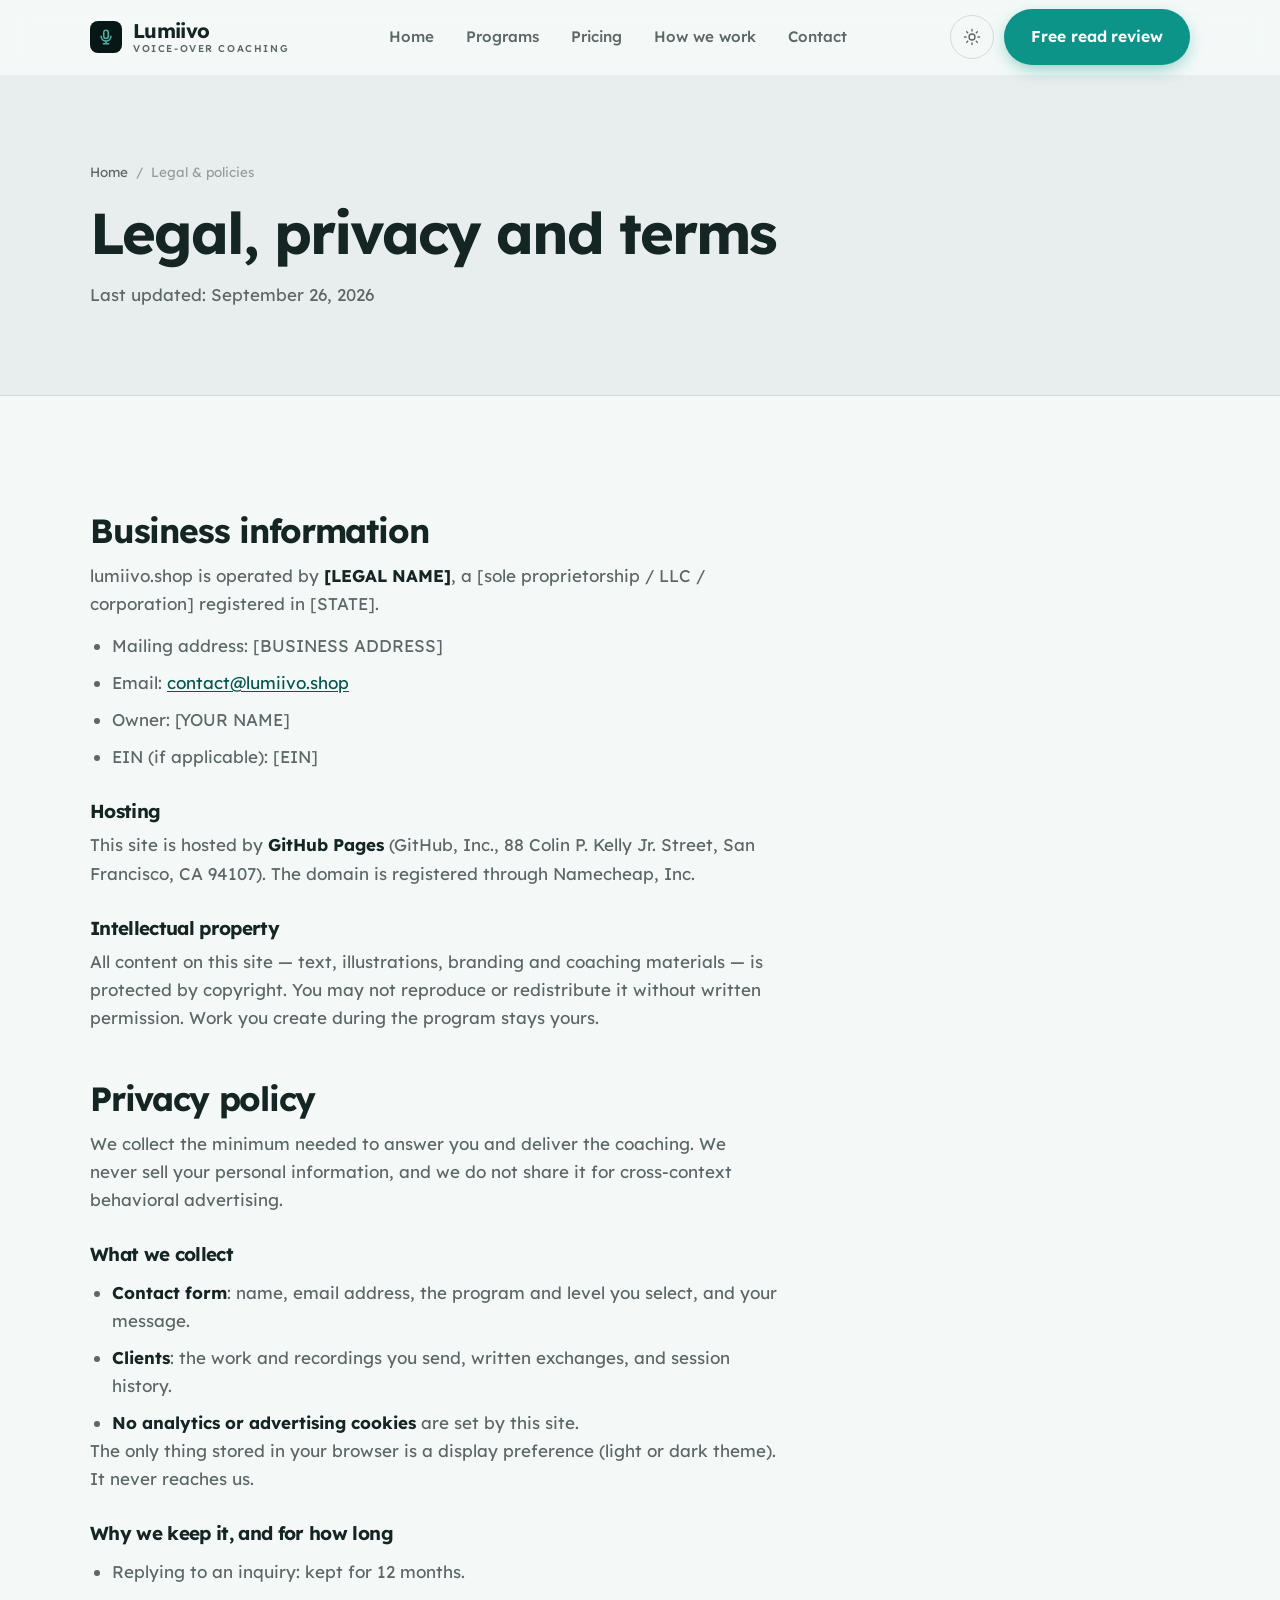
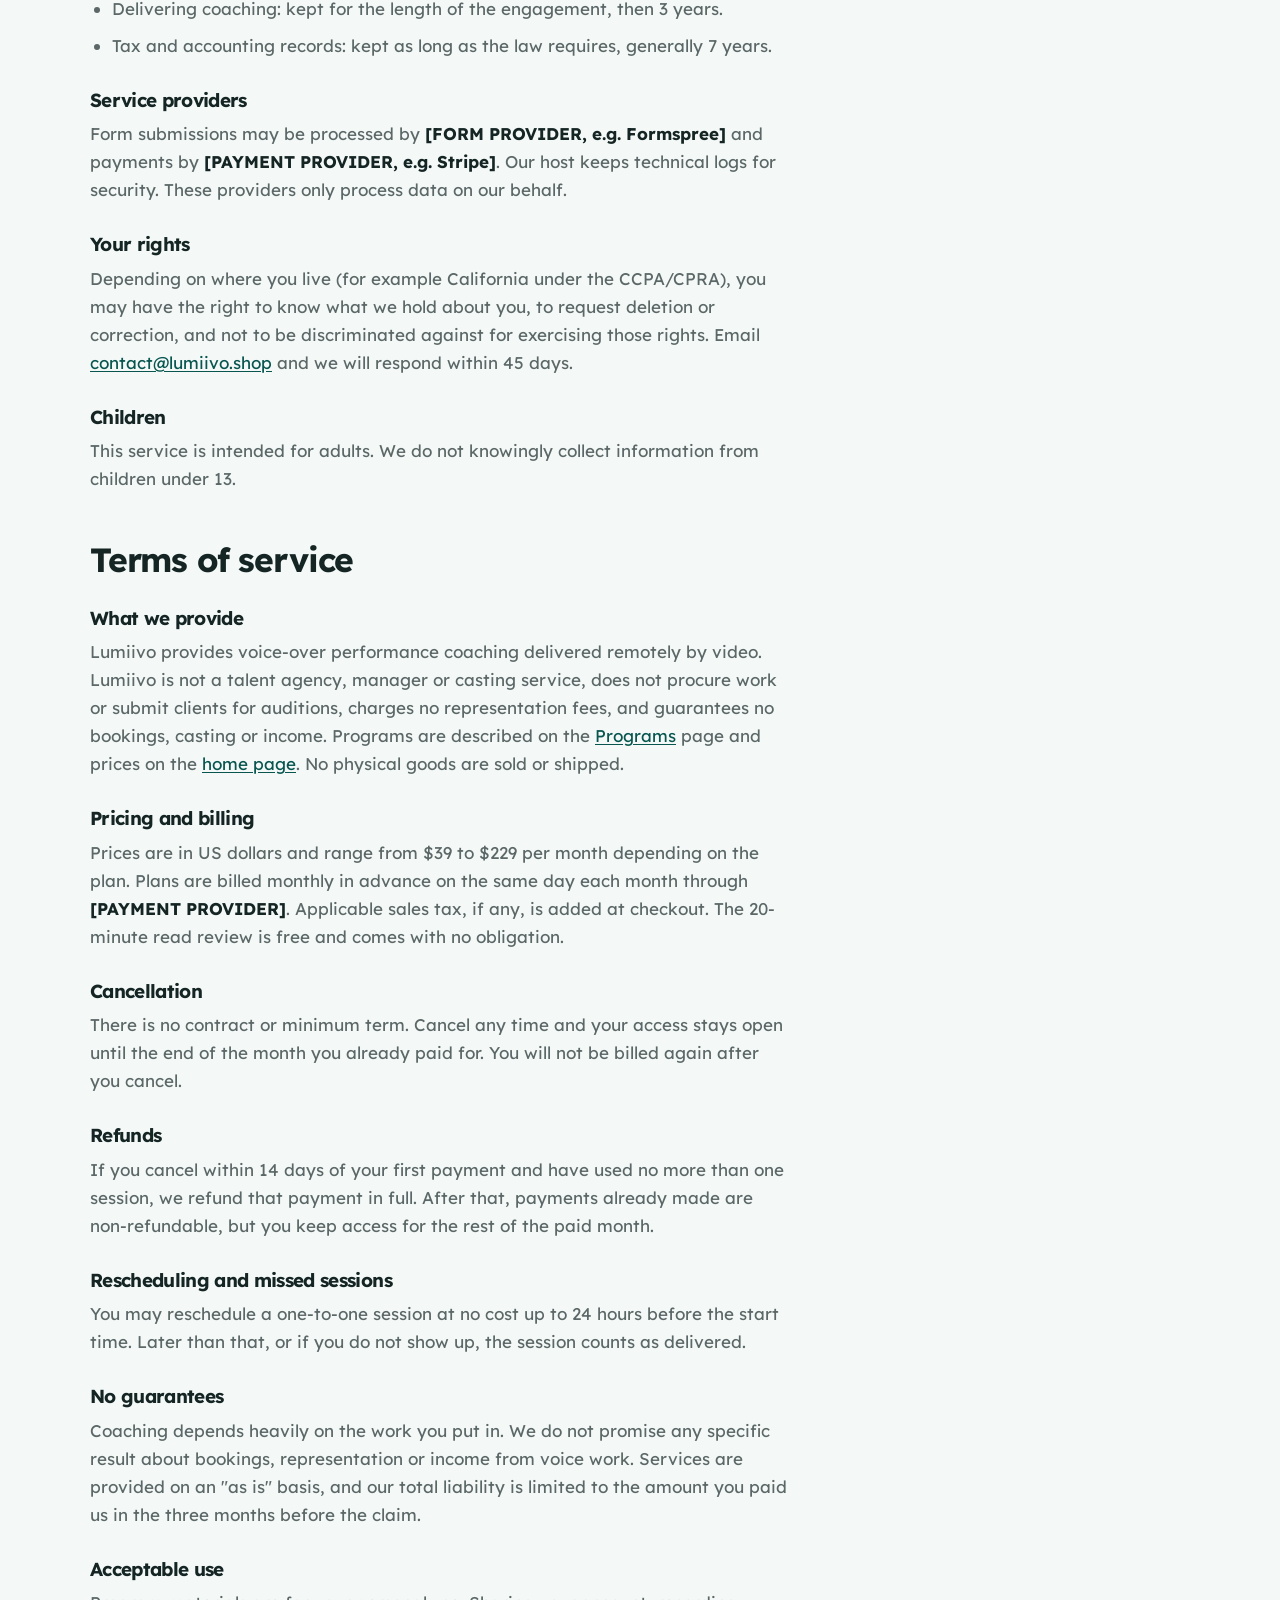
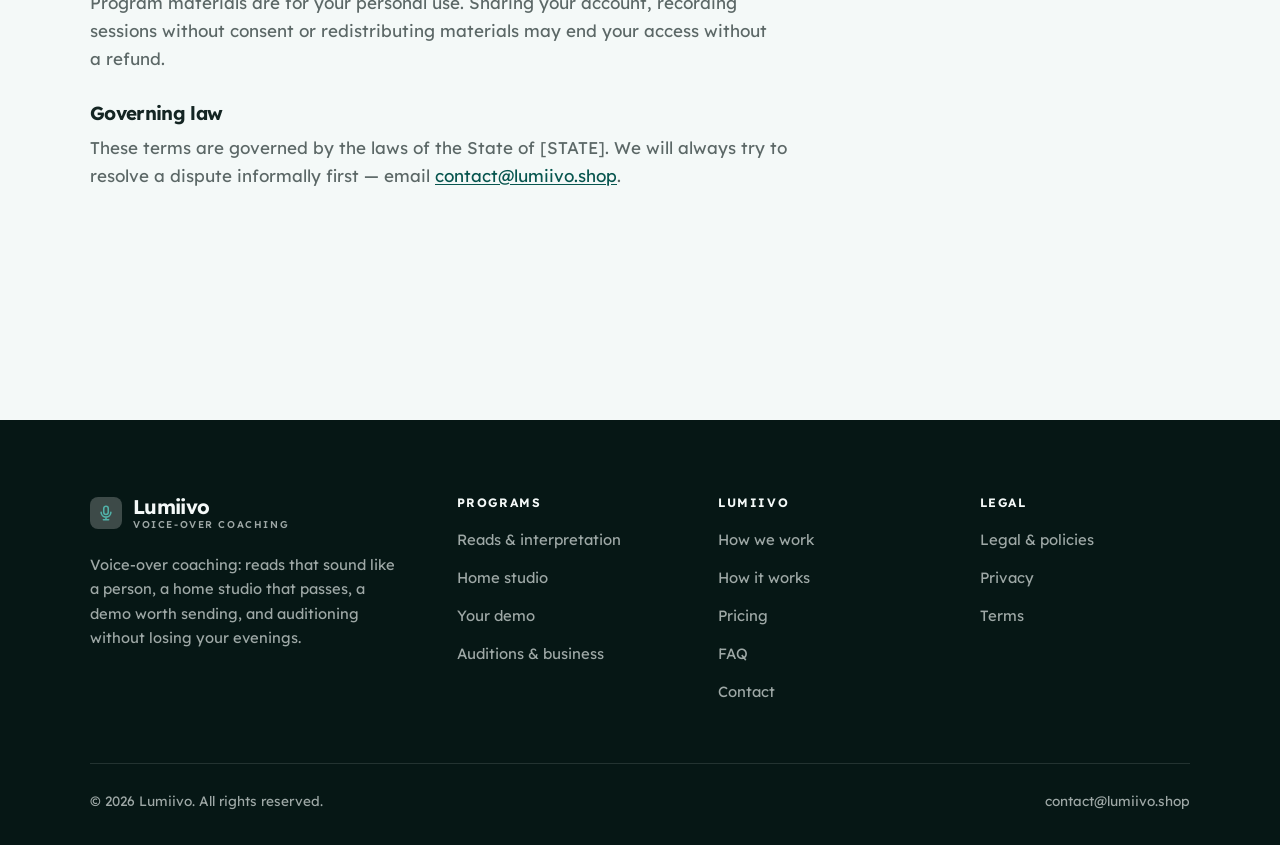
<file: legal.html>
<!DOCTYPE html>
<html lang="en" class="no-js">
<head>
<meta charset="utf-8">
<meta name="viewport" content="width=device-width, initial-scale=1">
<title>Legal, privacy and terms — Lumiivo</title>
<meta name="description" content="Business information, privacy policy and terms of service for Lumiivo.">
<meta name="robots" content="noindex">

<meta property="og:type" content="website">
<meta property="og:url" content="https://lumiivo.shop/legal.html">
<meta property="og:site_name" content="Lumiivo">
<meta property="og:locale" content="en_US">
<meta property="og:title" content="Legal, privacy and terms — Lumiivo">
<meta property="og:description" content="Business information, privacy policy and terms of service for Lumiivo.">
<meta name="theme-color" content="#061715">

<link rel="icon" href="assets/img/favicon.svg" type="image/svg+xml">
<link rel="preconnect" href="https://fonts.googleapis.com">
<link rel="preconnect" href="https://fonts.gstatic.com" crossorigin>
<link rel="stylesheet" href="https://fonts.googleapis.com/css2?family=Lexend:wght@400..800&display=swap">
<link rel="stylesheet" href="assets/css/style.css">

<!-- Thème appliqué avant le premier rendu (évite le flash) -->
<script>
document.documentElement.classList.remove('no-js');
(function(){try{var t=localStorage.getItem('site-theme');if(t){document.documentElement.setAttribute('data-theme',t);}}catch(e){}})();
</script>
</head>

<body>
<a class="skip-link" href="#main">Skip to main content</a>

<header class="site-header">
  <nav class="wrap nav" aria-label="Main navigation">
    <a class="brand" href="index.html">
      <svg class="brand__mark" viewBox="0 0 64 64" aria-hidden="true">
        <rect class="bm-bg" width="64" height="64" rx="16"/>
        <g class="bm-ic" transform="translate(14 14) scale(1.5)" fill="none" stroke-width="2.1" stroke-linecap="round" stroke-linejoin="round"><rect x="9" y="3" width="6" height="11" rx="3"/><path d="M5.5 11a6.5 6.5 0 0 0 13 0M12 17.5V21M8.5 21h7"/></g>
      </svg>
      <span>Lumiivo<span class="brand__sub">Voice-over coaching</span></span>
    </a>

    <ul class="nav__links" id="nav-links">
      <li><a href="index.html">Home</a></li>
      <li><a href="programs.html">Programs</a></li>
      <li><a href="index.html#pricing">Pricing</a></li>
      <li><a href="about.html">How we work</a></li>
      <li><a href="contact.html">Contact</a></li>
      <li><a class="btn btn--primary" href="contact.html">Free read review</a></li>
    </ul>

    <div class="nav__cta">
      <button class="theme-toggle" type="button" aria-label="Switch to dark theme">
        <svg class="icon-sun" viewBox="0 0 24 24" fill="none" stroke="currentColor" stroke-width="1.8" stroke-linecap="round" aria-hidden="true"><circle cx="12" cy="12" r="4"/><path d="M12 2v2m0 16v2M2 12h2m16 0h2M4.9 4.9l1.4 1.4m11.4 11.4 1.4 1.4M19.1 4.9l-1.4 1.4M6.3 17.7l-1.4 1.4"/></svg>
        <svg class="icon-moon" viewBox="0 0 24 24" fill="none" stroke="currentColor" stroke-width="1.8" stroke-linecap="round" stroke-linejoin="round" aria-hidden="true"><path d="M21 12.8A9 9 0 1 1 11.2 3a7 7 0 0 0 9.8 9.8z"/></svg>
      </button>
      <a class="btn btn--primary" href="contact.html">Free read review</a>
      <button class="nav__toggle" type="button" aria-expanded="false" aria-controls="nav-links" aria-label="Open menu">
        <svg class="icon-open" viewBox="0 0 24 24" fill="none" stroke="currentColor" stroke-width="2" stroke-linecap="round" aria-hidden="true"><path d="M3 6h18M3 12h18M3 18h18"/></svg>
        <svg class="icon-close" viewBox="0 0 24 24" fill="none" stroke="currentColor" stroke-width="2" stroke-linecap="round" aria-hidden="true"><path d="M6 6l12 12M18 6L6 18"/></svg>
      </button>
    </div>
  </nav>
</header>

<main id="main">

<section class="page-head">
  <div class="wrap">
    <nav class="breadcrumb" aria-label="Breadcrumb">
      <a href="index.html">Home</a><span>/</span><span aria-current="page">Legal &amp; policies</span>
    </nav>
    <h1>Legal, privacy and terms</h1>
    <p>Last updated: <time datetime="2026-09-26">September 26, 2026</time></p>
  </div>
</section>

<section class="section wrap">
  <div class="prose">

    <!--
      TO DO: this is a skeleton, not legal advice. Replace every [BRACKET] with
      your real details before selling, and have a lawyer review it if you can.
      Consumer protection rules differ by state.
    -->

    <h2 id="business">Business information</h2>
    <p>
      lumiivo.shop is operated by <strong>[LEGAL NAME]</strong>, a [sole proprietorship / LLC / corporation]
      registered in [STATE].
    </p>
    <ul>
      <li>Mailing address: [BUSINESS ADDRESS]</li>
      <li>Email: <a href="mailto:contact@lumiivo.shop">contact@lumiivo.shop</a></li>
      <li>Owner: [YOUR NAME]</li>
      <li>EIN (if applicable): [EIN]</li>
    </ul>

    <h3>Hosting</h3>
    <p>
      This site is hosted by <strong>GitHub Pages</strong> (GitHub, Inc., 88 Colin P. Kelly Jr. Street,
      San Francisco, CA 94107). The domain is registered through Namecheap, Inc.
    </p>

    <h3>Intellectual property</h3>
    <p>
      All content on this site — text, illustrations, branding and coaching materials — is protected by
      copyright. You may not reproduce or redistribute it without written permission. Work you create during
      the program stays yours.
    </p>

    <h2 id="privacy">Privacy policy</h2>
    <p>
      We collect the minimum needed to answer you and deliver the coaching. We never sell your personal
      information, and we do not share it for cross-context behavioral advertising.
    </p>
    <h3>What we collect</h3>
    <ul>
      <li><strong>Contact form</strong>: name, email address, the program and level you select, and your message.</li>
      <li><strong>Clients</strong>: the work and recordings you send, written exchanges, and session history.</li>
      <li><strong>No analytics or advertising cookies</strong> are set by this site.</li>
    </ul>
    <p>
      The only thing stored in your browser is a display preference (light or dark theme). It never reaches us.
    </p>
    <h3>Why we keep it, and for how long</h3>
    <ul>
      <li>Replying to an inquiry: kept for 12 months.</li>
      <li>Delivering coaching: kept for the length of the engagement, then 3 years.</li>
      <li>Tax and accounting records: kept as long as the law requires, generally 7 years.</li>
    </ul>
    <h3>Service providers</h3>
    <p>
      Form submissions may be processed by <strong>[FORM PROVIDER, e.g. Formspree]</strong> and payments by
      <strong>[PAYMENT PROVIDER, e.g. Stripe]</strong>. Our host keeps technical logs for security. These
      providers only process data on our behalf.
    </p>
    <h3>Your rights</h3>
    <p>
      Depending on where you live (for example California under the CCPA/CPRA), you may have the right to
      know what we hold about you, to request deletion or correction, and not to be discriminated against for
      exercising those rights. Email <a href="mailto:contact@lumiivo.shop">contact@lumiivo.shop</a> and we will respond within 45 days.
    </p>
    <h3>Children</h3>
    <p>
      This service is intended for adults. We do not knowingly collect information from children under 13.
    </p>

    <h2 id="terms">Terms of service</h2>
    <h3>What we provide</h3>
    <p>
      Lumiivo provides voice-over performance coaching delivered remotely by video. Lumiivo is not a talent agency, manager or casting service, does not procure work or submit clients for auditions, charges no representation fees, and guarantees no bookings, casting or income. Programs are described on the
      <a href="programs.html">Programs</a> page and prices on the <a href="index.html#pricing">home page</a>.
      No physical goods are sold or shipped.
    </p>
    <h3>Pricing and billing</h3>
    <p>
      Prices are in US dollars and range from $39 to $229 per month
      depending on the plan. Plans are billed monthly in advance on the same day each month through
      <strong>[PAYMENT PROVIDER]</strong>. Applicable sales tax, if any, is added at checkout.
      The 20-minute read review is free and comes with no obligation.
    </p>
    <h3>Cancellation</h3>
    <p>
      There is no contract or minimum term. Cancel any time and your access stays open until the end of the
      month you already paid for. You will not be billed again after you cancel.
    </p>
    <h3>Refunds</h3>
    <p>
      If you cancel within 14 days of your first payment and have used no more than one session, we refund
      that payment in full. After that, payments already made are non-refundable, but you keep access for the
      rest of the paid month.
    </p>
    <h3>Rescheduling and missed sessions</h3>
    <p>
      You may reschedule a one-to-one session at no cost up to 24 hours before the start time. Later than
      that, or if you do not show up, the session counts as delivered.
    </p>
    <h3>No guarantees</h3>
    <p>
      Coaching depends heavily on the work you put in. We do not promise any specific result
      about bookings, representation or income from voice work. Services are provided on an "as is" basis, and our total
      liability is limited to the amount you paid us in the three months before the claim.
    </p>
    <h3>Acceptable use</h3>
    <p>
      Program materials are for your personal use. Sharing your account, recording sessions without consent
      or redistributing materials may end your access without a refund.
    </p>
    <h3>Governing law</h3>
    <p>
      These terms are governed by the laws of the State of [STATE]. We will always try to resolve a dispute
      informally first — email <a href="mailto:contact@lumiivo.shop">contact@lumiivo.shop</a>.
    </p>

  </div>
</section>

</main>

<footer class="site-footer">
  <div class="wrap">
    <div class="footer__grid">
      <div class="footer__brand">
        <a class="brand" href="index.html">
          <svg class="brand__mark" viewBox="0 0 64 64" aria-hidden="true">
        <rect class="bm-bg" width="64" height="64" rx="16"/>
        <g class="bm-ic" transform="translate(14 14) scale(1.5)" fill="none" stroke-width="2.1" stroke-linecap="round" stroke-linejoin="round"><rect x="9" y="3" width="6" height="11" rx="3"/><path d="M5.5 11a6.5 6.5 0 0 0 13 0M12 17.5V21M8.5 21h7"/></g>
      </svg>
          <span>Lumiivo<span class="brand__sub">Voice-over coaching</span></span>
        </a>
        <p>Voice-over coaching: reads that sound like a person, a home studio that passes, a demo worth sending, and auditioning without losing your evenings.</p>
      </div>

      <div class="footer__col">
        <h4>Programs</h4>
        <ul>
          <li><a href="programs.html#reads">Reads &amp; interpretation</a></li>
          <li><a href="programs.html#studio">Home studio</a></li>
          <li><a href="programs.html#demo">Your demo</a></li>
          <li><a href="programs.html#business">Auditions &amp; business</a></li>
        </ul>
      </div>

      <div class="footer__col">
        <h4>Lumiivo</h4>
        <ul>
          <li><a href="about.html">How we work</a></li>
          <li><a href="index.html#how-it-works">How it works</a></li>
          <li><a href="index.html#pricing">Pricing</a></li>
          <li><a href="index.html#faq">FAQ</a></li>
          <li><a href="contact.html">Contact</a></li>
        </ul>
      </div>

      <div class="footer__col">
        <h4>Legal</h4>
        <ul>
          <li><a href="legal.html">Legal &amp; policies</a></li>
          <li><a href="legal.html#privacy">Privacy</a></li>
          <li><a href="legal.html#terms">Terms</a></li>
        </ul>
      </div>
    </div>

    <div class="footer__bottom">
      <p>© <span data-year>2026</span> Lumiivo. All rights reserved.</p>
      <p><a href="mailto:contact@lumiivo.shop">contact@lumiivo.shop</a></p>
    </div>
  </div>
</footer>

<script src="assets/js/main.js" defer></script>
</body>
</html>
</file>
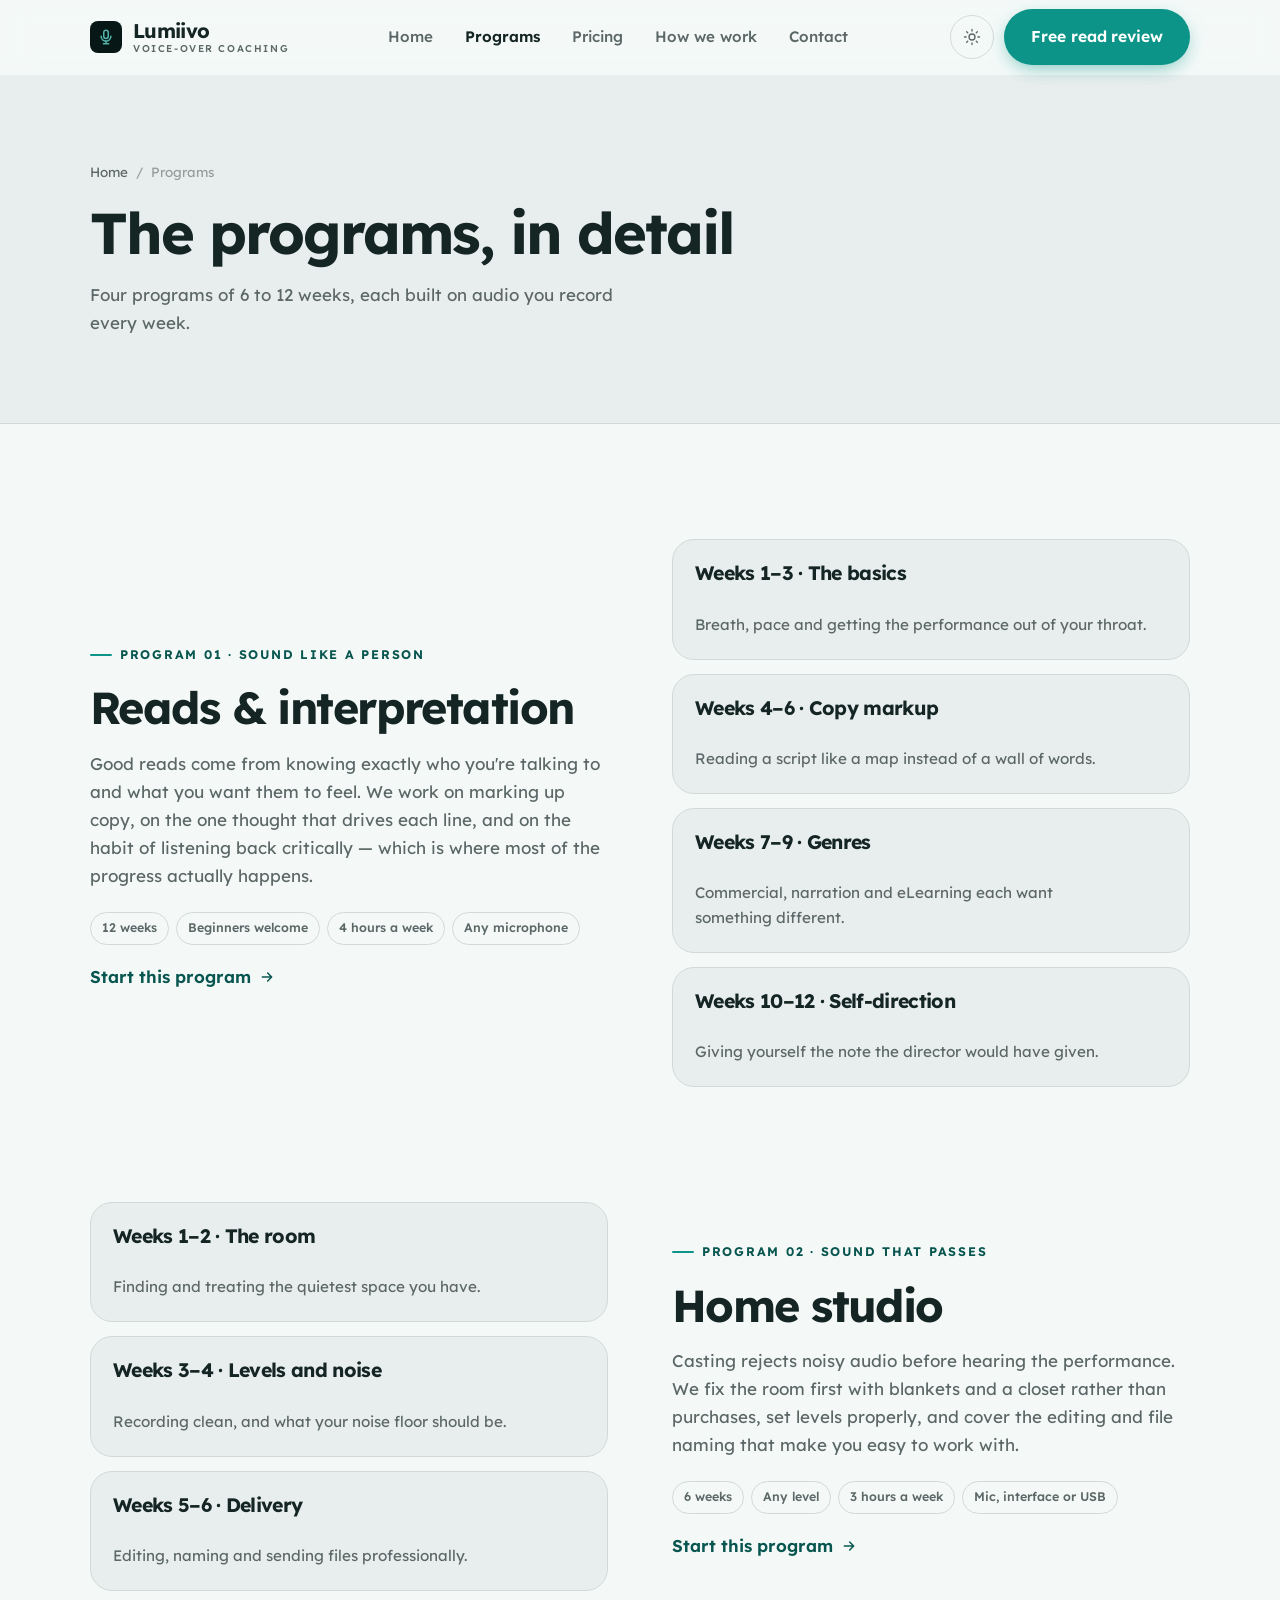
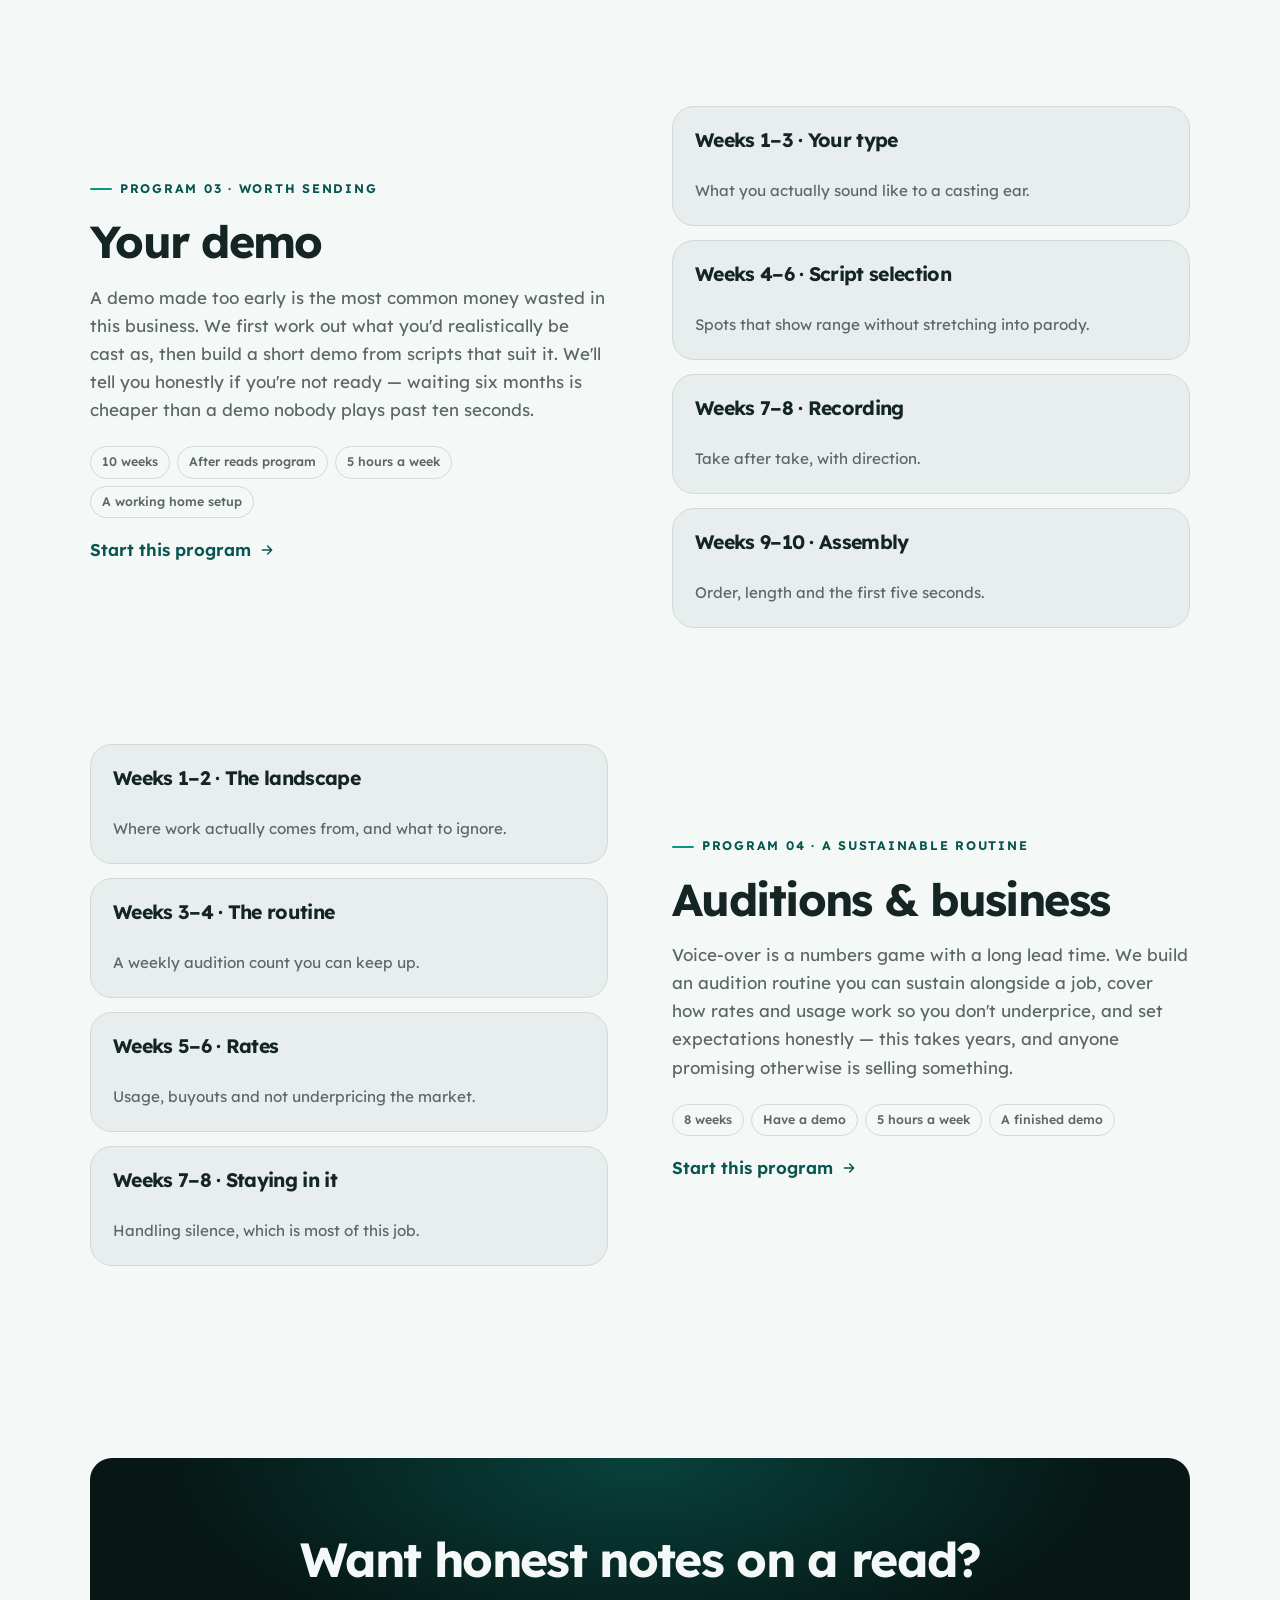
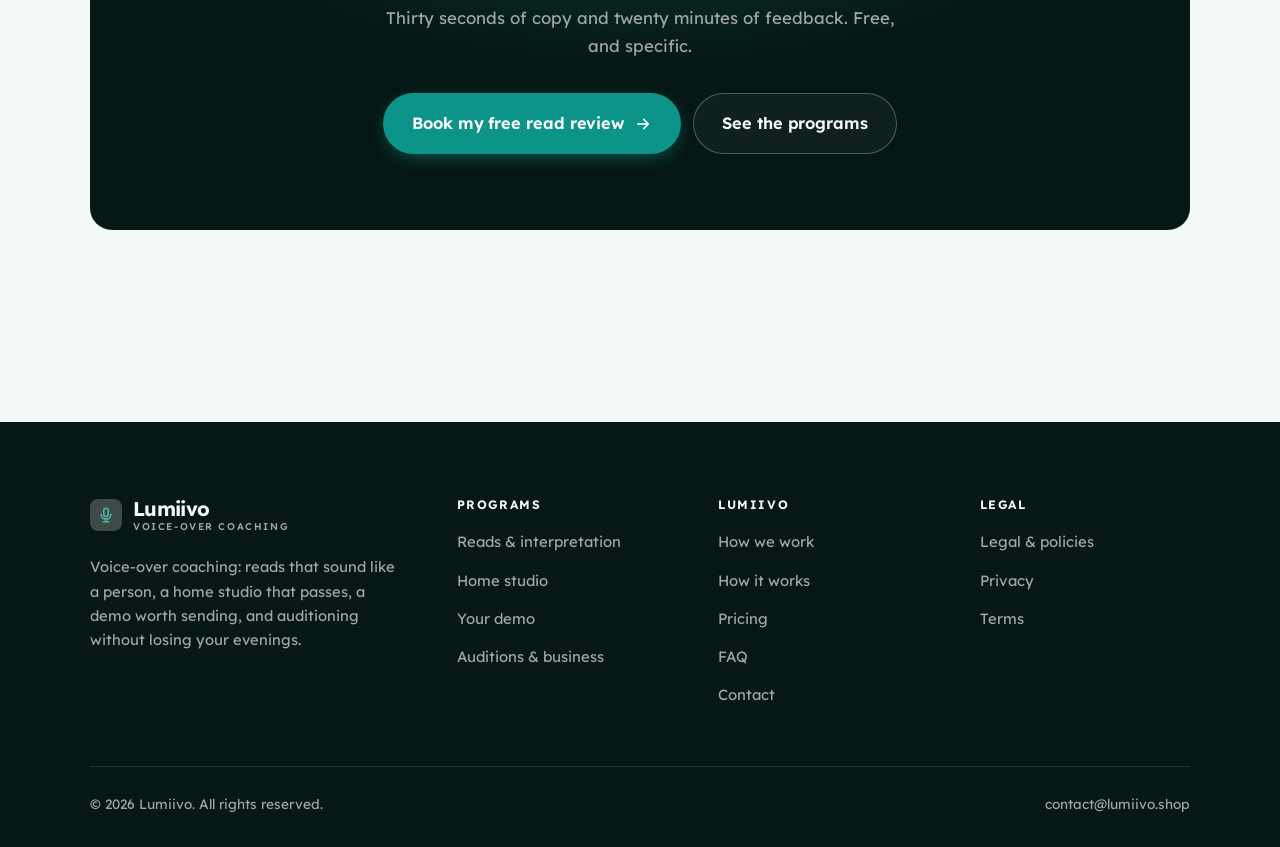
<file: programs.html>
<!DOCTYPE html>
<html lang="en" class="no-js">
<head>
<meta charset="utf-8">
<meta name="viewport" content="width=device-width, initial-scale=1">
<title>Programs — Lumiivo</title>
<meta name="description" content="Voice-over coaching programs: reads and interpretation, home studio, demo production, auditions and the business.">
<link rel="canonical" href="https://lumiivo.shop/programs.html">

<meta property="og:type" content="website">
<meta property="og:url" content="https://lumiivo.shop/programs.html">
<meta property="og:site_name" content="Lumiivo">
<meta property="og:locale" content="en_US">
<meta property="og:title" content="Programs — Lumiivo">
<meta property="og:description" content="Voice-over coaching programs: reads and interpretation, home studio, demo production, auditions and the business.">
<meta name="theme-color" content="#061715">

<link rel="icon" href="assets/img/favicon.svg" type="image/svg+xml">
<link rel="preconnect" href="https://fonts.googleapis.com">
<link rel="preconnect" href="https://fonts.gstatic.com" crossorigin>
<link rel="stylesheet" href="https://fonts.googleapis.com/css2?family=Lexend:wght@400..800&display=swap">
<link rel="stylesheet" href="assets/css/style.css">

<!-- Thème appliqué avant le premier rendu (évite le flash) -->
<script>
document.documentElement.classList.remove('no-js');
(function(){try{var t=localStorage.getItem('site-theme');if(t){document.documentElement.setAttribute('data-theme',t);}}catch(e){}})();
</script>
</head>

<body>
<a class="skip-link" href="#main">Skip to main content</a>

<header class="site-header">
  <nav class="wrap nav" aria-label="Main navigation">
    <a class="brand" href="index.html">
      <svg class="brand__mark" viewBox="0 0 64 64" aria-hidden="true">
        <rect class="bm-bg" width="64" height="64" rx="16"/>
        <g class="bm-ic" transform="translate(14 14) scale(1.5)" fill="none" stroke-width="2.1" stroke-linecap="round" stroke-linejoin="round"><rect x="9" y="3" width="6" height="11" rx="3"/><path d="M5.5 11a6.5 6.5 0 0 0 13 0M12 17.5V21M8.5 21h7"/></g>
      </svg>
      <span>Lumiivo<span class="brand__sub">Voice-over coaching</span></span>
    </a>

    <ul class="nav__links" id="nav-links">
      <li><a href="index.html">Home</a></li>
      <li><a href="programs.html" aria-current="page">Programs</a></li>
      <li><a href="index.html#pricing">Pricing</a></li>
      <li><a href="about.html">How we work</a></li>
      <li><a href="contact.html">Contact</a></li>
      <li><a class="btn btn--primary" href="contact.html">Free read review</a></li>
    </ul>

    <div class="nav__cta">
      <button class="theme-toggle" type="button" aria-label="Switch to dark theme">
        <svg class="icon-sun" viewBox="0 0 24 24" fill="none" stroke="currentColor" stroke-width="1.8" stroke-linecap="round" aria-hidden="true"><circle cx="12" cy="12" r="4"/><path d="M12 2v2m0 16v2M2 12h2m16 0h2M4.9 4.9l1.4 1.4m11.4 11.4 1.4 1.4M19.1 4.9l-1.4 1.4M6.3 17.7l-1.4 1.4"/></svg>
        <svg class="icon-moon" viewBox="0 0 24 24" fill="none" stroke="currentColor" stroke-width="1.8" stroke-linecap="round" stroke-linejoin="round" aria-hidden="true"><path d="M21 12.8A9 9 0 1 1 11.2 3a7 7 0 0 0 9.8 9.8z"/></svg>
      </button>
      <a class="btn btn--primary" href="contact.html">Free read review</a>
      <button class="nav__toggle" type="button" aria-expanded="false" aria-controls="nav-links" aria-label="Open menu">
        <svg class="icon-open" viewBox="0 0 24 24" fill="none" stroke="currentColor" stroke-width="2" stroke-linecap="round" aria-hidden="true"><path d="M3 6h18M3 12h18M3 18h18"/></svg>
        <svg class="icon-close" viewBox="0 0 24 24" fill="none" stroke="currentColor" stroke-width="2" stroke-linecap="round" aria-hidden="true"><path d="M6 6l12 12M18 6L6 18"/></svg>
      </button>
    </div>
  </nav>
</header>

<main id="main">

<section class="page-head">
  <div class="wrap">
    <nav class="breadcrumb" aria-label="Breadcrumb">
      <a href="index.html">Home</a><span>/</span><span aria-current="page">Programs</span>
    </nav>
    <h1>The programs, in detail</h1>
    <p>Four programs of 6 to 12 weeks, each built on audio you record every week.</p>
  </div>
</section>

<section class="section wrap" id="reads">
  <div class="split reveal">
    <div>
      <span class="eyebrow">Program 01 · Sound like a person</span>
      <h2>Reads &amp; interpretation</h2>
      <p>Good reads come from knowing exactly who you're talking to and what you want them to feel. We work on marking up copy, on the one thought that drives each line, and on the habit of listening back critically — which is where most of the progress actually happens.</p>
      <ul class="tags"><li>12 weeks</li><li>Beginners welcome</li><li>4 hours a week</li><li>Any microphone</li></ul>
      <p><a class="arrow-link" href="contact.html">Start this program <svg viewBox="0 0 24 24" fill="none" stroke="currentColor" stroke-width="2.2" stroke-linecap="round" stroke-linejoin="round" aria-hidden="true"><path d="M5 12h14M13 6l6 6-6 6"/></svg></a></p>
    </div>
    <div class="grid grid--2 grid--tight">
      <article class="card card--sm">
        <h3>Weeks 1–3 · The basics</h3>
        <p>Breath, pace and getting the performance out of your throat.</p>
      </article>
      <article class="card card--sm">
        <h3>Weeks 4–6 · Copy markup</h3>
        <p>Reading a script like a map instead of a wall of words.</p>
      </article>
      <article class="card card--sm">
        <h3>Weeks 7–9 · Genres</h3>
        <p>Commercial, narration and eLearning each want something different.</p>
      </article>
      <article class="card card--sm">
        <h3>Weeks 10–12 · Self-direction</h3>
        <p>Giving yourself the note the director would have given.</p>
      </article>
    </div>
  </div>
</section>

<section class="section section--flush wrap" id="studio">
  <div class="split reveal">
    <div class="grid grid--2 grid--tight">
      <article class="card card--sm">
        <h3>Weeks 1–2 · The room</h3>
        <p>Finding and treating the quietest space you have.</p>
      </article>
      <article class="card card--sm">
        <h3>Weeks 3–4 · Levels and noise</h3>
        <p>Recording clean, and what your noise floor should be.</p>
      </article>
      <article class="card card--sm">
        <h3>Weeks 5–6 · Delivery</h3>
        <p>Editing, naming and sending files professionally.</p>
      </article>
    </div>
    <div>
      <span class="eyebrow">Program 02 · Sound that passes</span>
      <h2>Home studio</h2>
      <p>Casting rejects noisy audio before hearing the performance. We fix the room first with blankets and a closet rather than purchases, set levels properly, and cover the editing and file naming that make you easy to work with.</p>
      <ul class="tags"><li>6 weeks</li><li>Any level</li><li>3 hours a week</li><li>Mic, interface or USB</li></ul>
      <p><a class="arrow-link" href="contact.html">Start this program <svg viewBox="0 0 24 24" fill="none" stroke="currentColor" stroke-width="2.2" stroke-linecap="round" stroke-linejoin="round" aria-hidden="true"><path d="M5 12h14M13 6l6 6-6 6"/></svg></a></p>
    </div>
  </div>
</section>

<section class="section section--flush wrap" id="demo">
  <div class="split reveal">
    <div>
      <span class="eyebrow">Program 03 · Worth sending</span>
      <h2>Your demo</h2>
      <p>A demo made too early is the most common money wasted in this business. We first work out what you'd realistically be cast as, then build a short demo from scripts that suit it. We'll tell you honestly if you're not ready — waiting six months is cheaper than a demo nobody plays past ten seconds.</p>
      <ul class="tags"><li>10 weeks</li><li>After reads program</li><li>5 hours a week</li><li>A working home setup</li></ul>
      <p><a class="arrow-link" href="contact.html">Start this program <svg viewBox="0 0 24 24" fill="none" stroke="currentColor" stroke-width="2.2" stroke-linecap="round" stroke-linejoin="round" aria-hidden="true"><path d="M5 12h14M13 6l6 6-6 6"/></svg></a></p>
    </div>
    <div class="grid grid--2 grid--tight">
      <article class="card card--sm">
        <h3>Weeks 1–3 · Your type</h3>
        <p>What you actually sound like to a casting ear.</p>
      </article>
      <article class="card card--sm">
        <h3>Weeks 4–6 · Script selection</h3>
        <p>Spots that show range without stretching into parody.</p>
      </article>
      <article class="card card--sm">
        <h3>Weeks 7–8 · Recording</h3>
        <p>Take after take, with direction.</p>
      </article>
      <article class="card card--sm">
        <h3>Weeks 9–10 · Assembly</h3>
        <p>Order, length and the first five seconds.</p>
      </article>
    </div>
  </div>
</section>

<section class="section section--flush wrap" id="business">
  <div class="split reveal">
    <div class="grid grid--2 grid--tight">
      <article class="card card--sm">
        <h3>Weeks 1–2 · The landscape</h3>
        <p>Where work actually comes from, and what to ignore.</p>
      </article>
      <article class="card card--sm">
        <h3>Weeks 3–4 · The routine</h3>
        <p>A weekly audition count you can keep up.</p>
      </article>
      <article class="card card--sm">
        <h3>Weeks 5–6 · Rates</h3>
        <p>Usage, buyouts and not underpricing the market.</p>
      </article>
      <article class="card card--sm">
        <h3>Weeks 7–8 · Staying in it</h3>
        <p>Handling silence, which is most of this job.</p>
      </article>
    </div>
    <div>
      <span class="eyebrow">Program 04 · A sustainable routine</span>
      <h2>Auditions &amp; business</h2>
      <p>Voice-over is a numbers game with a long lead time. We build an audition routine you can sustain alongside a job, cover how rates and usage work so you don't underprice, and set expectations honestly — this takes years, and anyone promising otherwise is selling something.</p>
      <ul class="tags"><li>8 weeks</li><li>Have a demo</li><li>5 hours a week</li><li>A finished demo</li></ul>
      <p><a class="arrow-link" href="contact.html">Start this program <svg viewBox="0 0 24 24" fill="none" stroke="currentColor" stroke-width="2.2" stroke-linecap="round" stroke-linejoin="round" aria-hidden="true"><path d="M5 12h14M13 6l6 6-6 6"/></svg></a></p>
    </div>
  </div>
</section>

<section class="wrap section--tight">
  <div class="cta-band reveal">
    <h2>Want honest notes on a read?</h2>
    <p>Thirty seconds of copy and twenty minutes of feedback. Free, and specific.</p>
    <div class="hero__actions">
      <a class="btn btn--primary btn--lg" href="contact.html">Book my free read review <svg viewBox="0 0 24 24" fill="none" stroke="currentColor" stroke-width="2.2" stroke-linecap="round" stroke-linejoin="round" aria-hidden="true"><path d="M5 12h14M13 6l6 6-6 6"/></svg></a>
      <a class="btn btn--on-dark btn--lg" href="programs.html">See the programs</a>
    </div>
  </div>
</section>

</main>

<footer class="site-footer">
  <div class="wrap">
    <div class="footer__grid">
      <div class="footer__brand">
        <a class="brand" href="index.html">
          <svg class="brand__mark" viewBox="0 0 64 64" aria-hidden="true">
        <rect class="bm-bg" width="64" height="64" rx="16"/>
        <g class="bm-ic" transform="translate(14 14) scale(1.5)" fill="none" stroke-width="2.1" stroke-linecap="round" stroke-linejoin="round"><rect x="9" y="3" width="6" height="11" rx="3"/><path d="M5.5 11a6.5 6.5 0 0 0 13 0M12 17.5V21M8.5 21h7"/></g>
      </svg>
          <span>Lumiivo<span class="brand__sub">Voice-over coaching</span></span>
        </a>
        <p>Voice-over coaching: reads that sound like a person, a home studio that passes, a demo worth sending, and auditioning without losing your evenings.</p>
      </div>

      <div class="footer__col">
        <h4>Programs</h4>
        <ul>
          <li><a href="programs.html#reads">Reads &amp; interpretation</a></li>
          <li><a href="programs.html#studio">Home studio</a></li>
          <li><a href="programs.html#demo">Your demo</a></li>
          <li><a href="programs.html#business">Auditions &amp; business</a></li>
        </ul>
      </div>

      <div class="footer__col">
        <h4>Lumiivo</h4>
        <ul>
          <li><a href="about.html">How we work</a></li>
          <li><a href="index.html#how-it-works">How it works</a></li>
          <li><a href="index.html#pricing">Pricing</a></li>
          <li><a href="index.html#faq">FAQ</a></li>
          <li><a href="contact.html">Contact</a></li>
        </ul>
      </div>

      <div class="footer__col">
        <h4>Legal</h4>
        <ul>
          <li><a href="legal.html">Legal &amp; policies</a></li>
          <li><a href="legal.html#privacy">Privacy</a></li>
          <li><a href="legal.html#terms">Terms</a></li>
        </ul>
      </div>
    </div>

    <div class="footer__bottom">
      <p>© <span data-year>2026</span> Lumiivo. All rights reserved.</p>
      <p><a href="mailto:contact@lumiivo.shop">contact@lumiivo.shop</a></p>
    </div>
  </div>
</footer>

<script src="assets/js/main.js" defer></script>
</body>
</html>
</file>
<file: assets/css/style.css>
/* Lumiivo — couleurs et polices de la marque.
   Modifier ces valeurs suffit à changer l'identité visuelle de tout le site. */
:root {
  --c-accent:    #0d9488;
  --c-on-accent: #ffffff;
  --c-ink:       #061715;
  --c-paper:     #f4f9f8;

  --accent-ink-light: color-mix(in srgb, var(--c-accent) 58%, black);
  --accent-on-dark:   color-mix(in srgb, var(--c-accent) 72%, white);

  --font-display: "Lexend", system-ui, -apple-system, "Segoe UI", sans-serif;
  --font-body: "Lexend", system-ui, -apple-system, "Segoe UI", sans-serif;
  --display-weight: 700;
  --display-tracking: -.035em;
}

/* ==========================================================================
   Feuille de style commune aux sites de coaching
   Les couleurs de marque (--c-accent, --c-on-accent, --c-ink, --c-paper) et
   les polices sont définies juste au-dessus, par site. Tout le reste en dérive.
   ========================================================================== */

/* --------------------------------------------------------------------------
   1. Tokens dérivés
   -------------------------------------------------------------------------- */

:root {
  /* Thème clair */
  --paper:      var(--c-paper);
  --paper-2:    color-mix(in srgb, var(--c-paper) 95%, var(--c-ink));
  --paper-3:    color-mix(in srgb, var(--c-paper) 89%, var(--c-ink));
  --line:       color-mix(in srgb, var(--c-paper) 86%, var(--c-ink));
  --text:       color-mix(in srgb, var(--c-ink) 94%, var(--c-paper));
  --muted:      color-mix(in srgb, var(--c-ink) 64%, var(--c-paper));
  --accent:     var(--c-accent);
  --accent-600: color-mix(in srgb, var(--c-accent) 86%, black);
  --accent-ink: var(--accent-ink-light);
  --on-accent:  var(--c-on-accent);
  --ink:        var(--c-ink);
  --ink-soft:   color-mix(in srgb, var(--c-ink) 90%, white);
  --on-ink:     var(--c-paper);
  --on-ink-mut: color-mix(in srgb, var(--c-paper) 64%, var(--c-ink));
  --brand-bg:   var(--c-ink);

  /* Rayons */
  --r-sm: 8px;
  --r-md: 14px;
  --r-lg: 22px;
  --r-full: 999px;

  /* Ombres */
  --sh-1: 0 1px 2px rgba(0, 0, 0, .05), 0 2px 8px rgba(0, 0, 0, .04);
  --sh-2: 0 2px 4px rgba(0, 0, 0, .05), 0 12px 32px rgba(0, 0, 0, .09);
  --sh-3: 0 4px 8px rgba(0, 0, 0, .06), 0 24px 56px rgba(0, 0, 0, .14);

  /* Rythme */
  --gutter: clamp(16px, 4vw, 40px);
  --maxw: 1180px;
  --section-y: clamp(64px, 9vw, 124px);

  --ease: cubic-bezier(.22, .61, .36, 1);
}

/* Thème sombre — suit le système, sauf si l'utilisateur a choisi « clair » */
@media (prefers-color-scheme: dark) {
  :root:not([data-theme="light"]) {
    --paper:      var(--c-ink);
    --paper-2:    color-mix(in srgb, var(--c-ink) 92%, white);
    --paper-3:    color-mix(in srgb, var(--c-ink) 86%, white);
    --line:       color-mix(in srgb, var(--c-ink) 80%, white);
    --text:       color-mix(in srgb, var(--c-paper) 94%, var(--c-ink));
    --muted:      color-mix(in srgb, var(--c-paper) 66%, var(--c-ink));
    --accent-ink: var(--accent-on-dark);
    --ink:        color-mix(in srgb, var(--c-ink) 72%, black);
    --brand-bg:   color-mix(in srgb, var(--c-ink) 80%, white);
    --sh-1: 0 1px 2px rgba(0, 0, 0, .4), 0 2px 8px rgba(0, 0, 0, .3);
    --sh-2: 0 2px 4px rgba(0, 0, 0, .4), 0 12px 32px rgba(0, 0, 0, .45);
    --sh-3: 0 4px 8px rgba(0, 0, 0, .45), 0 24px 56px rgba(0, 0, 0, .55);
  }
}

/* Thème sombre — choix explicite */
:root[data-theme="dark"] {
  --paper:      var(--c-ink);
  --paper-2:    color-mix(in srgb, var(--c-ink) 92%, white);
  --paper-3:    color-mix(in srgb, var(--c-ink) 86%, white);
  --line:       color-mix(in srgb, var(--c-ink) 80%, white);
  --text:       color-mix(in srgb, var(--c-paper) 94%, var(--c-ink));
  --muted:      color-mix(in srgb, var(--c-paper) 66%, var(--c-ink));
  --accent-ink: var(--accent-on-dark);
  --ink:        color-mix(in srgb, var(--c-ink) 72%, black);
  --brand-bg:   color-mix(in srgb, var(--c-ink) 80%, white);
  --sh-1: 0 1px 2px rgba(0, 0, 0, .4), 0 2px 8px rgba(0, 0, 0, .3);
  --sh-2: 0 2px 4px rgba(0, 0, 0, .4), 0 12px 32px rgba(0, 0, 0, .45);
  --sh-3: 0 4px 8px rgba(0, 0, 0, .45), 0 24px 56px rgba(0, 0, 0, .55);
}

/* --------------------------------------------------------------------------
   2. Reset / base
   -------------------------------------------------------------------------- */

*, *::before, *::after { box-sizing: border-box; }

* { margin: 0; }

html {
  -webkit-text-size-adjust: 100%;
  scroll-behavior: smooth;
  scroll-padding-top: 88px;
}

body {
  background: var(--paper);
  color: var(--text);
  font-family: var(--font-body);
  font-size: 17px;
  line-height: 1.65;
  -webkit-font-smoothing: antialiased;
  text-rendering: optimizeLegibility;
  overflow-x: hidden;
}

img, svg, video { display: block; max-width: 100%; height: auto; }

a { color: inherit; text-decoration: none; }

button, input, textarea, select { font: inherit; color: inherit; }

h1, h2, h3, h4 {
  font-family: var(--font-display);
  font-weight: var(--display-weight);
  line-height: 1.08;
  letter-spacing: var(--display-tracking);
  text-wrap: balance;
}

p { text-wrap: pretty; }

:focus-visible {
  outline: 3px solid var(--accent);
  outline-offset: 3px;
  border-radius: 4px;
}

::selection { background: var(--accent); color: var(--on-accent); }

/* --------------------------------------------------------------------------
   3. Utilitaires de mise en page
   -------------------------------------------------------------------------- */

.wrap {
  width: 100%;
  max-width: var(--maxw);
  margin-inline: auto;
  padding-inline: var(--gutter);
}

.section { padding-block: var(--section-y); }
.section--flush { padding-top: 0; }
.section--tight { padding-block: clamp(48px, 6vw, 80px); }

.skip-link {
  position: absolute;
  left: 12px;
  top: -100px;
  z-index: 200;
  background: var(--accent);
  color: var(--on-accent);
  padding: 12px 20px;
  border-radius: var(--r-sm);
  font-weight: 600;
  transition: top .2s var(--ease);
}
.skip-link:focus { top: 12px; }

.eyebrow {
  display: inline-flex;
  align-items: center;
  gap: 8px;
  font-size: .78rem;
  font-weight: 650;
  letter-spacing: .14em;
  text-transform: uppercase;
  color: var(--accent-ink);
  margin-bottom: 18px;
}
.eyebrow::before {
  content: "";
  width: 22px;
  height: 2px;
  background: var(--accent);
  border-radius: 2px;
}

.section-head { max-width: 62ch; margin-bottom: clamp(36px, 5vw, 60px); }
.section-head h2 { font-size: clamp(2rem, 4.4vw, 3.1rem); }
.section-head p {
  margin-top: 18px;
  color: var(--muted);
  font-size: clamp(1rem, 1.6vw, 1.12rem);
  max-width: 58ch;
}

.section-head--center { margin-inline: auto; text-align: center; }
.section-head--center .eyebrow { justify-content: center; }
.section-head--center p { margin-inline: auto; }

/* --------------------------------------------------------------------------
   4. Boutons
   -------------------------------------------------------------------------- */

.btn {
  display: inline-flex;
  align-items: center;
  justify-content: center;
  gap: 10px;
  padding: 14px 26px;
  border: 1px solid transparent;
  border-radius: var(--r-full);
  font-weight: 620;
  font-size: .98rem;
  letter-spacing: -.005em;
  cursor: pointer;
  white-space: nowrap;
  transition: transform .18s var(--ease), background-color .18s var(--ease),
              border-color .18s var(--ease), box-shadow .18s var(--ease), color .18s var(--ease);
}
.btn:hover { transform: translateY(-2px); }
.btn:active { transform: translateY(0); }

.btn--primary {
  background: var(--accent);
  color: var(--on-accent);
  box-shadow: 0 6px 20px -6px color-mix(in srgb, var(--c-accent) 65%, transparent);
}
.btn--primary:hover {
  background: var(--accent-600);
  box-shadow: 0 12px 28px -8px color-mix(in srgb, var(--c-accent) 70%, transparent);
}

.btn--ghost {
  border-color: var(--line);
  background: transparent;
  color: var(--text);
}
.btn--ghost:hover { border-color: var(--accent); color: var(--accent-ink); }

.btn--on-dark {
  border-color: color-mix(in srgb, var(--c-paper) 28%, transparent);
  color: var(--on-ink);
  background: color-mix(in srgb, var(--c-paper) 4%, transparent);
}
.btn--on-dark:hover {
  border-color: color-mix(in srgb, var(--c-paper) 60%, transparent);
  background: color-mix(in srgb, var(--c-paper) 10%, transparent);
}

.btn--lg { padding: 16px 28px; font-size: 1.02rem; }
.btn--block { width: 100%; }

.btn svg { width: 18px; height: 18px; flex: none; }

@media (max-width: 420px) {
  .btn--lg { padding: 15px 22px; font-size: 1rem; white-space: normal; text-align: center; }
}

/* Lien fléché */
.arrow-link {
  display: inline-flex;
  align-items: center;
  gap: 8px;
  font-weight: 620;
  color: var(--accent-ink);
}
.arrow-link svg { width: 16px; height: 16px; transition: transform .18s var(--ease); }
.arrow-link:hover svg { transform: translateX(4px); }

/* --------------------------------------------------------------------------
   5. En-tête / navigation
   -------------------------------------------------------------------------- */

.site-header {
  position: sticky;
  top: 0;
  z-index: 100;
  background: color-mix(in srgb, var(--paper) 82%, transparent);
  backdrop-filter: saturate(180%) blur(14px);
  -webkit-backdrop-filter: saturate(180%) blur(14px);
  border-bottom: 1px solid transparent;
  transition: border-color .25s var(--ease), background-color .25s var(--ease);
}
.site-header.is-stuck {
  border-bottom-color: var(--line);
  background: color-mix(in srgb, var(--paper) 94%, transparent);
}

.nav {
  display: flex;
  align-items: center;
  justify-content: space-between;
  gap: 24px;
  height: 74px;
}

.brand {
  display: inline-flex;
  align-items: center;
  gap: 11px;
  font-family: var(--font-display);
  font-weight: var(--display-weight);
  font-size: 1.24rem;
  letter-spacing: var(--display-tracking);
  flex: none;
  line-height: 1.1;
}
.brand__mark { width: 32px; height: 32px; flex: none; }
.brand__mark .bm-bg { fill: var(--brand-bg); }
.brand__mark .bm-ic { stroke: var(--accent-on-dark); color: var(--accent-on-dark); }
.brand__sub {
  display: block;
  font-family: var(--font-body);
  font-size: .62rem;
  font-weight: 550;
  letter-spacing: .16em;
  text-transform: uppercase;
  color: var(--muted);
  margin-top: 1px;
}

.nav__links {
  display: flex;
  align-items: center;
  gap: 4px;
  list-style: none;
  padding: 0;
}
.nav__links a {
  display: block;
  padding: 9px 14px;
  border-radius: var(--r-full);
  font-size: .95rem;
  font-weight: 520;
  color: var(--muted);
  transition: color .16s var(--ease), background-color .16s var(--ease);
}
.nav__links a:hover { color: var(--text); background: var(--paper-2); }
.nav__links a[aria-current="page"] { color: var(--text); font-weight: 620; }
.nav__links .btn { display: none; }

.nav__cta { display: flex; align-items: center; gap: 10px; flex: none; }

.nav__toggle {
  display: none;
  width: 44px;
  height: 44px;
  align-items: center;
  justify-content: center;
  background: transparent;
  border: 1px solid var(--line);
  border-radius: var(--r-full);
  cursor: pointer;
}
.nav__toggle svg { width: 20px; height: 20px; }
.nav__toggle .icon-close { display: none; }
.nav__toggle[aria-expanded="true"] .icon-open { display: none; }
.nav__toggle[aria-expanded="true"] .icon-close { display: block; }

@media (max-width: 900px) {
  .nav__links, .nav__cta .btn { display: none; }
  .nav__toggle { display: inline-flex; }

  .nav__links {
    position: fixed;
    inset: 74px 0 auto;
    flex-direction: column;
    align-items: stretch;
    gap: 2px;
    padding: 20px var(--gutter) 32px;
    background: var(--paper);
    border-bottom: 1px solid var(--line);
    box-shadow: var(--sh-2);
  }
  .nav__links.is-open { display: flex; }
  .nav__links a { padding: 14px 4px; font-size: 1.1rem; border-radius: var(--r-sm); }
  .nav__links a.btn { display: inline-flex; margin-top: 14px; padding: 14px 26px; color: var(--on-accent); }
}

@media (max-width: 380px) {
  .brand__sub { display: none; }
}

/* Bouton de thème */
.theme-toggle {
  width: 44px;
  height: 44px;
  display: inline-flex;
  align-items: center;
  justify-content: center;
  background: transparent;
  border: 1px solid var(--line);
  border-radius: var(--r-full);
  cursor: pointer;
  color: var(--muted);
  transition: color .16s var(--ease), border-color .16s var(--ease);
}
.theme-toggle:hover { color: var(--text); border-color: var(--accent); }
.theme-toggle svg { width: 18px; height: 18px; }
.theme-toggle .icon-moon { display: none; }
:root[data-theme="dark"] .theme-toggle .icon-sun { display: none; }
:root[data-theme="dark"] .theme-toggle .icon-moon { display: block; }
@media (prefers-color-scheme: dark) {
  :root:not([data-theme="light"]) .theme-toggle .icon-sun { display: none; }
  :root:not([data-theme="light"]) .theme-toggle .icon-moon { display: block; }
}

/* --------------------------------------------------------------------------
   6. Hero
   -------------------------------------------------------------------------- */

.hero {
  position: relative;
  background: var(--ink);
  color: var(--on-ink);
  overflow: hidden;
  isolation: isolate;
}

/* Halo de couleur + grain léger */
.hero::before {
  content: "";
  position: absolute;
  inset: -30% -10% auto;
  height: 130%;
  background:
    radial-gradient(60% 55% at 78% 18%, color-mix(in srgb, var(--c-accent) 34%, transparent), transparent 62%),
    radial-gradient(48% 44% at 12% 88%, color-mix(in srgb, var(--c-accent) 16%, transparent), transparent 66%);
  z-index: -2;
  pointer-events: none;
}
.hero::after {
  content: "";
  position: absolute;
  inset: 0;
  background-image: url("data:image/svg+xml,%3Csvg xmlns='http://www.w3.org/2000/svg' width='160' height='160'%3E%3Cfilter id='n'%3E%3CfeTurbulence type='fractalNoise' baseFrequency='.85' numOctaves='3'/%3E%3C/filter%3E%3Crect width='160' height='160' filter='url(%23n)' opacity='.28'/%3E%3C/svg%3E");
  opacity: .45;
  mix-blend-mode: overlay;
  z-index: -1;
  pointer-events: none;
}

.hero__inner {
  display: grid;
  grid-template-columns: minmax(0, 1.05fr) minmax(0, .95fr);
  align-items: center;
  gap: clamp(32px, 5vw, 72px);
  padding-block: clamp(56px, 8vw, 110px);
}

.hero h1 {
  font-size: clamp(2.5rem, 6vw, 4.6rem);
  letter-spacing: calc(var(--display-tracking) * 1.4);
}
.hero h1 em {
  font-style: normal;
  color: var(--accent-on-dark);
  text-decoration: underline;
  text-decoration-color: color-mix(in srgb, var(--c-accent) 45%, transparent);
  text-decoration-thickness: .1em;
  text-underline-offset: .14em;
  text-decoration-skip-ink: none;
}

.hero__lede {
  margin-top: 22px;
  font-size: clamp(1.04rem, 1.9vw, 1.2rem);
  color: var(--on-ink-mut);
  max-width: 50ch;
}

.hero__actions {
  display: flex;
  flex-wrap: wrap;
  gap: 12px;
  margin-top: 34px;
}

.hero__eyebrow { color: var(--accent-on-dark); }
.hero__eyebrow::before { background: var(--accent-on-dark); }

/* Faits sur l'offre */
.hero__proof {
  display: grid;
  grid-template-columns: repeat(4, minmax(0, 1fr));
  gap: clamp(18px, 3vw, 32px);
  margin-top: 44px;
  padding: 26px 0 0;
  border-top: 1px solid color-mix(in srgb, var(--c-paper) 14%, transparent);
  list-style: none;
}
.stat__num {
  display: block;
  font-family: var(--font-display);
  font-size: clamp(1.5rem, 2.6vw, 2.05rem);
  font-weight: var(--display-weight);
  line-height: 1;
  letter-spacing: var(--display-tracking);
  white-space: nowrap;
}
.stat__label {
  display: block;
  margin-top: 7px;
  font-size: .82rem;
  line-height: 1.4;
  color: var(--on-ink-mut);
}

.hero__art svg { width: 100%; height: auto; border-radius: var(--r-lg); box-shadow: var(--sh-3); }

@media (max-width: 880px) {
  .hero__inner { grid-template-columns: 1fr; }
  .hero__art { order: -1; max-width: 560px; }
}
@media (max-width: 540px) {
  .hero__proof { grid-template-columns: repeat(2, minmax(0, 1fr)); }
}

/* --------------------------------------------------------------------------
   7. Bandeau défilant
   -------------------------------------------------------------------------- */

.marquee {
  background: var(--ink-soft);
  color: var(--on-ink-mut);
  border-top: 1px solid color-mix(in srgb, var(--c-paper) 8%, transparent);
  padding-block: 18px;
  overflow: hidden;
  white-space: nowrap;
  mask-image: linear-gradient(90deg, transparent, #000 8%, #000 92%, transparent);
  -webkit-mask-image: linear-gradient(90deg, transparent, #000 8%, #000 92%, transparent);
}
.marquee__track {
  display: inline-flex;
  gap: 42px;
  align-items: center;
  animation: marquee 38s linear infinite;
  font-size: .86rem;
  letter-spacing: .12em;
  text-transform: uppercase;
  font-weight: 560;
}
.marquee__track span { display: inline-flex; align-items: center; gap: 42px; }
.marquee__track span::after {
  content: "";
  width: 5px; height: 5px;
  border-radius: 50%;
  background: var(--accent);
  opacity: .8;
}
@keyframes marquee { to { transform: translateX(-50%); } }

/* --------------------------------------------------------------------------
   8. Grilles de cartes
   -------------------------------------------------------------------------- */

.grid {
  display: grid;
  gap: clamp(16px, 2.2vw, 26px);
}
.grid--2 { grid-template-columns: repeat(auto-fit, minmax(min(100%, 260px), 1fr)); }
.grid--3 { grid-template-columns: repeat(auto-fit, minmax(min(100%, 270px), 1fr)); }
.grid--4 { grid-template-columns: repeat(auto-fit, minmax(min(100%, 230px), 1fr)); }
.grid--tight { gap: 14px; }

.card {
  position: relative;
  display: flex;
  flex-direction: column;
  padding: 28px;
  background: var(--paper-2);
  border: 1px solid var(--line);
  border-radius: var(--r-lg);
  transition: transform .22s var(--ease), box-shadow .22s var(--ease), border-color .22s var(--ease);
}
a.card:hover, .card--lift:hover {
  transform: translateY(-5px);
  box-shadow: var(--sh-2);
  border-color: color-mix(in srgb, var(--c-accent) 45%, var(--line));
}
.card--sm { padding: 22px; }
.card--sm h3 { font-size: 1rem; }
.card__icon {
  width: 52px;
  height: 52px;
  display: grid;
  place-items: center;
  border-radius: var(--r-md);
  background: color-mix(in srgb, var(--c-accent) 15%, transparent);
  color: var(--accent-ink);
  margin-bottom: 20px;
}
.card__icon svg { width: 26px; height: 26px; }
.card h3 { font-size: 1.22rem; margin-bottom: 10px; }
.card p { color: var(--muted); font-size: .95rem; }
.card .arrow-link { margin-top: auto; padding-top: 18px; font-size: .92rem; }

.tags {
  list-style: none;
  padding: 0;
  margin: 18px 0 0;
  display: flex;
  flex-wrap: wrap;
  gap: 7px;
}
.tags li {
  font-size: .78rem;
  font-weight: 560;
  padding: 5px 11px;
  border-radius: var(--r-full);
  background: var(--paper);
  border: 1px solid var(--line);
  color: var(--muted);
}

/* --------------------------------------------------------------------------
   9. Méthode (étapes)
   -------------------------------------------------------------------------- */

.steps { counter-reset: step; }
.step {
  position: relative;
  padding: 30px 26px 26px;
  background: var(--paper);
  border: 1px solid var(--line);
  border-radius: var(--r-lg);
}
.step::before {
  counter-increment: step;
  content: "0" counter(step);
  display: block;
  font-family: var(--font-display);
  font-size: 2.6rem;
  font-weight: var(--display-weight);
  line-height: 1;
  letter-spacing: var(--display-tracking);
  color: color-mix(in srgb, var(--c-accent) 55%, var(--paper));
  margin-bottom: 16px;
}
.step h3 { font-size: 1.12rem; margin-bottom: 9px; }
.step p { color: var(--muted); font-size: .93rem; }

/* --------------------------------------------------------------------------
   10. Tarifs
   -------------------------------------------------------------------------- */

.plans { align-items: start; }

.plan {
  display: flex;
  flex-direction: column;
  padding: 32px 28px;
  background: var(--paper);
  border: 1px solid var(--line);
  border-radius: var(--r-lg);
  height: 100%;
  position: relative;
}
.plan--featured {
  background: var(--ink);
  color: var(--on-ink);
  border-color: var(--ink);
  box-shadow: var(--sh-3);
}
.plan--featured .plan__desc,
.plan--featured .plan__period,
.plan--featured .plan__features li { color: var(--on-ink-mut); }
.plan--featured .plan__features li::before { color: var(--accent-on-dark); }

.plan__tag {
  position: absolute;
  top: 18px;
  right: 18px;
  font-size: .7rem;
  font-weight: 680;
  letter-spacing: .1em;
  text-transform: uppercase;
  padding: 5px 12px;
  border-radius: var(--r-full);
  background: var(--accent);
  color: var(--on-accent);
}

.plan h3 { font-size: 1.3rem; }
.plan--featured h3 { padding-right: 120px; }
.plan__desc { margin-top: 8px; color: var(--muted); font-size: .92rem; min-height: 2.8em; }

.plan__price {
  display: flex;
  align-items: baseline;
  gap: 6px;
  margin: 22px 0 4px;
  font-family: var(--font-display);
  font-size: clamp(2.2rem, 4vw, 2.9rem);
  font-weight: var(--display-weight);
  letter-spacing: var(--display-tracking);
  line-height: 1;
}
.plan__period { font-family: var(--font-body); font-size: .9rem; font-weight: 450; color: var(--muted); letter-spacing: 0; }

.plan__features {
  list-style: none;
  padding: 0;
  margin: 24px 0 28px;
  display: grid;
  gap: 11px;
  flex: 1;
}
.plan__features li {
  display: grid;
  grid-template-columns: 20px 1fr;
  gap: 10px;
  font-size: .93rem;
  color: var(--muted);
  align-items: start;
}
.plan__features li::before {
  content: "✓";
  color: var(--accent-ink);
  font-weight: 700;
  line-height: 1.5;
}

.plans-note { text-align: center; margin-top: 26px; font-size: .88rem; color: var(--muted); }

/* --------------------------------------------------------------------------
   11. Bloc split (texte + illustration)
   -------------------------------------------------------------------------- */

.split {
  display: grid;
  grid-template-columns: repeat(auto-fit, minmax(min(100%, 340px), 1fr));
  gap: clamp(32px, 5vw, 68px);
  align-items: center;
}
.split--top { align-items: start; }
.split__art svg { width: 100%; border-radius: var(--r-lg); box-shadow: var(--sh-2); }
.split h2 { font-size: clamp(1.9rem, 4vw, 2.8rem); }
.split p { margin-top: 18px; color: var(--muted); }
.split .tags { margin-top: 22px; }

/* --------------------------------------------------------------------------
   12. FAQ
   -------------------------------------------------------------------------- */

.faq { max-width: 780px; margin-inline: auto; }
.faq details {
  border-bottom: 1px solid var(--line);
  padding: 4px 0;
}
.faq summary {
  display: flex;
  align-items: center;
  justify-content: space-between;
  gap: 20px;
  padding: 22px 4px;
  cursor: pointer;
  list-style: none;
  font-family: var(--font-display);
  font-size: 1.08rem;
  font-weight: var(--display-weight);
  letter-spacing: var(--display-tracking);
}
.faq summary::-webkit-details-marker { display: none; }
.faq summary::after {
  content: "";
  flex: none;
  width: 13px;
  height: 13px;
  border-right: 2px solid var(--muted);
  border-bottom: 2px solid var(--muted);
  transform: rotate(45deg) translate(-3px, -3px);
  transition: transform .2s var(--ease), border-color .2s var(--ease);
}
.faq details[open] summary::after {
  transform: rotate(225deg) translate(-3px, -3px);
  border-color: var(--accent);
}
.faq details p { padding: 0 4px 24px; color: var(--muted); max-width: 66ch; }

/* --------------------------------------------------------------------------
   13. Bandeau d'appel à l'action
   -------------------------------------------------------------------------- */

.cta-band {
  position: relative;
  background: var(--ink);
  color: var(--on-ink);
  border-radius: var(--r-lg);
  padding: clamp(40px, 6vw, 76px) clamp(24px, 5vw, 64px);
  overflow: hidden;
  isolation: isolate;
  text-align: center;
}
.cta-band::before {
  content: "";
  position: absolute;
  inset: 0;
  background: radial-gradient(70% 90% at 50% 0%, color-mix(in srgb, var(--c-accent) 34%, transparent), transparent 62%);
  z-index: -1;
}
.cta-band h2 { font-size: clamp(1.9rem, 4.4vw, 3rem); }
.cta-band p {
  margin: 18px auto 0;
  max-width: 52ch;
  color: var(--on-ink-mut);
  font-size: 1.05rem;
}
.cta-band .hero__actions { justify-content: center; }

/* --------------------------------------------------------------------------
   14. Formulaire
   -------------------------------------------------------------------------- */

.form-layout {
  display: grid;
  grid-template-columns: minmax(0, 1fr) minmax(0, 420px);
  gap: clamp(32px, 5vw, 64px);
  align-items: start;
}
@media (max-width: 880px) { .form-layout { grid-template-columns: 1fr; } }

.form {
  display: grid;
  gap: 18px;
  padding: clamp(22px, 3.5vw, 36px);
  background: var(--paper-2);
  border: 1px solid var(--line);
  border-radius: var(--r-lg);
}
.form__row { display: grid; grid-template-columns: repeat(auto-fit, minmax(min(100%, 200px), 1fr)); gap: 18px; }

.field { display: grid; gap: 7px; }
.field label { font-size: .88rem; font-weight: 600; }
.field label .req { color: var(--accent-ink); }
.field input, .field textarea, .field select {
  width: 100%;
  padding: 13px 15px;
  background: var(--paper);
  border: 1px solid var(--line);
  border-radius: var(--r-md);
  font-size: .97rem;
  transition: border-color .16s var(--ease), box-shadow .16s var(--ease);
}
.field input:focus, .field textarea:focus, .field select:focus {
  outline: none;
  border-color: var(--accent);
  box-shadow: 0 0 0 3px color-mix(in srgb, var(--c-accent) 24%, transparent);
}
.field textarea { resize: vertical; min-height: 130px; }
.field__hint { font-size: .8rem; color: var(--muted); }

.form__status { font-size: .9rem; font-weight: 600; min-height: 1.4em; }
.form__note { font-size: .82rem; color: var(--muted); }
.form__note a { color: var(--accent-ink); text-decoration: underline; text-underline-offset: 2px; }

.contact-aside { display: grid; gap: 14px; }
.contact-card {
  display: flex;
  gap: 14px;
  padding: 20px 22px;
  background: var(--paper);
  border: 1px solid var(--line);
  border-radius: var(--r-md);
}
.contact-card--soft { background: var(--paper-2); }
.contact-card svg { width: 22px; height: 22px; flex: none; color: var(--accent-ink); margin-top: 3px; }
.contact-card b { display: block; font-size: .95rem; font-weight: 620; }
.contact-card span, .contact-card a { display: block; font-size: .9rem; color: var(--muted); }
.contact-card a:hover { color: var(--accent-ink); }

/* --------------------------------------------------------------------------
   15. Page interne — en-tête
   -------------------------------------------------------------------------- */

.page-head {
  background: var(--paper-2);
  border-bottom: 1px solid var(--line);
  padding-block: clamp(48px, 7vw, 86px);
}
.page-head h1 { font-size: clamp(2.2rem, 5.4vw, 3.6rem); max-width: 20ch; }
.page-head p { margin-top: 18px; color: var(--muted); max-width: 58ch; font-size: 1.06rem; }

.breadcrumb {
  display: flex;
  gap: 8px;
  align-items: center;
  font-size: .84rem;
  color: var(--muted);
  margin-bottom: 18px;
}
.breadcrumb a:hover { color: var(--accent-ink); }
.breadcrumb span { opacity: .6; }

/* --------------------------------------------------------------------------
   16. Pied de page
   -------------------------------------------------------------------------- */

.site-footer {
  background: var(--ink);
  color: var(--on-ink-mut);
  padding-block: clamp(48px, 6vw, 76px) 32px;
  margin-top: var(--section-y);
}
.site-footer .brand { color: var(--on-ink); }
.site-footer .brand__mark .bm-bg { fill: color-mix(in srgb, var(--c-ink) 78%, white); }
.site-footer .brand__sub { color: var(--on-ink-mut); }

.footer__grid {
  display: grid;
  grid-template-columns: minmax(0, 1.5fr) repeat(auto-fit, minmax(150px, 1fr));
  gap: clamp(28px, 4vw, 56px);
}
@media (max-width: 720px) { .footer__grid { grid-template-columns: 1fr 1fr; } .footer__brand { grid-column: 1 / -1; } }

.footer__brand p { margin-top: 16px; font-size: .92rem; max-width: 36ch; }
.footer__col h4 {
  font-family: var(--font-body);
  font-size: .76rem;
  font-weight: 650;
  letter-spacing: .13em;
  text-transform: uppercase;
  color: var(--on-ink);
  margin-bottom: 16px;
}
.footer__col ul { list-style: none; padding: 0; display: grid; gap: 10px; }
.footer__col a { font-size: .93rem; transition: color .16s var(--ease); }
.footer__col a:hover { color: var(--accent-on-dark); }

.footer__bottom {
  display: flex;
  flex-wrap: wrap;
  justify-content: space-between;
  gap: 14px;
  margin-top: clamp(36px, 5vw, 58px);
  padding-top: 26px;
  border-top: 1px solid color-mix(in srgb, var(--c-paper) 12%, transparent);
  font-size: .85rem;
}
.footer__bottom a:hover { color: var(--accent-on-dark); }

/* --------------------------------------------------------------------------
   17. Page 404
   -------------------------------------------------------------------------- */

.notfound {
  min-height: 62vh;
  display: grid;
  place-items: center;
  text-align: center;
  padding-block: var(--section-y);
}
.notfound__code {
  font-family: var(--font-display);
  font-size: clamp(5rem, 18vw, 11rem);
  font-weight: var(--display-weight);
  line-height: .9;
  letter-spacing: -.05em;
  color: color-mix(in srgb, var(--c-accent) 45%, var(--paper));
}
.notfound h1 { font-size: clamp(1.8rem, 4.4vw, 2.8rem); margin-top: 12px; }
.notfound p { color: var(--muted); max-width: 46ch; margin: 18px auto 0; }
.notfound .hero__actions { justify-content: center; }

/* --------------------------------------------------------------------------
   18. Contenu légal
   -------------------------------------------------------------------------- */

.prose { max-width: 70ch; }
.prose h2 { font-size: clamp(1.6rem, 3vw, 2.1rem); margin-top: 48px; margin-bottom: 14px; }
.prose h2:first-child { margin-top: 0; }
.prose h3 { font-size: 1.18rem; margin-top: 30px; margin-bottom: 10px; }
.prose p, .prose li { color: var(--muted); }
.prose p + p { margin-top: 16px; }
.prose ul { margin-top: 14px; padding-left: 22px; display: grid; gap: 9px; }
.prose a { color: var(--accent-ink); text-decoration: underline; text-underline-offset: 2px; }
.prose strong { color: var(--text); }

/* --------------------------------------------------------------------------
   19. Animations d'apparition
   -------------------------------------------------------------------------- */

.reveal {
  opacity: 0;
  transform: translateY(22px);
  transition: opacity .7s var(--ease), transform .7s var(--ease);
}
.reveal.is-in { opacity: 1; transform: none; }

.reveal-group > * {
  opacity: 0;
  transform: translateY(22px);
  transition: opacity .6s var(--ease), transform .6s var(--ease);
  transition-delay: calc(var(--i, 0) * 80ms);
}
.reveal-group.is-in > * { opacity: 1; transform: none; }

/* Sans JavaScript, tout reste visible */
.no-js .reveal, .no-js .reveal-group > * { opacity: 1; transform: none; }

@media (prefers-reduced-motion: reduce) {
  html { scroll-behavior: auto; }
  *, *::before, *::after {
    animation-duration: .001ms !important;
    animation-iteration-count: 1 !important;
    transition-duration: .001ms !important;
  }
  .reveal, .reveal-group > * { opacity: 1; transform: none; }
}

/* --------------------------------------------------------------------------
   20. Divers
   -------------------------------------------------------------------------- */

.visually-hidden {
  position: absolute;
  width: 1px; height: 1px;
  padding: 0; margin: -1px;
  overflow: hidden;
  clip: rect(0 0 0 0);
  white-space: nowrap;
  border: 0;
}
</file>
